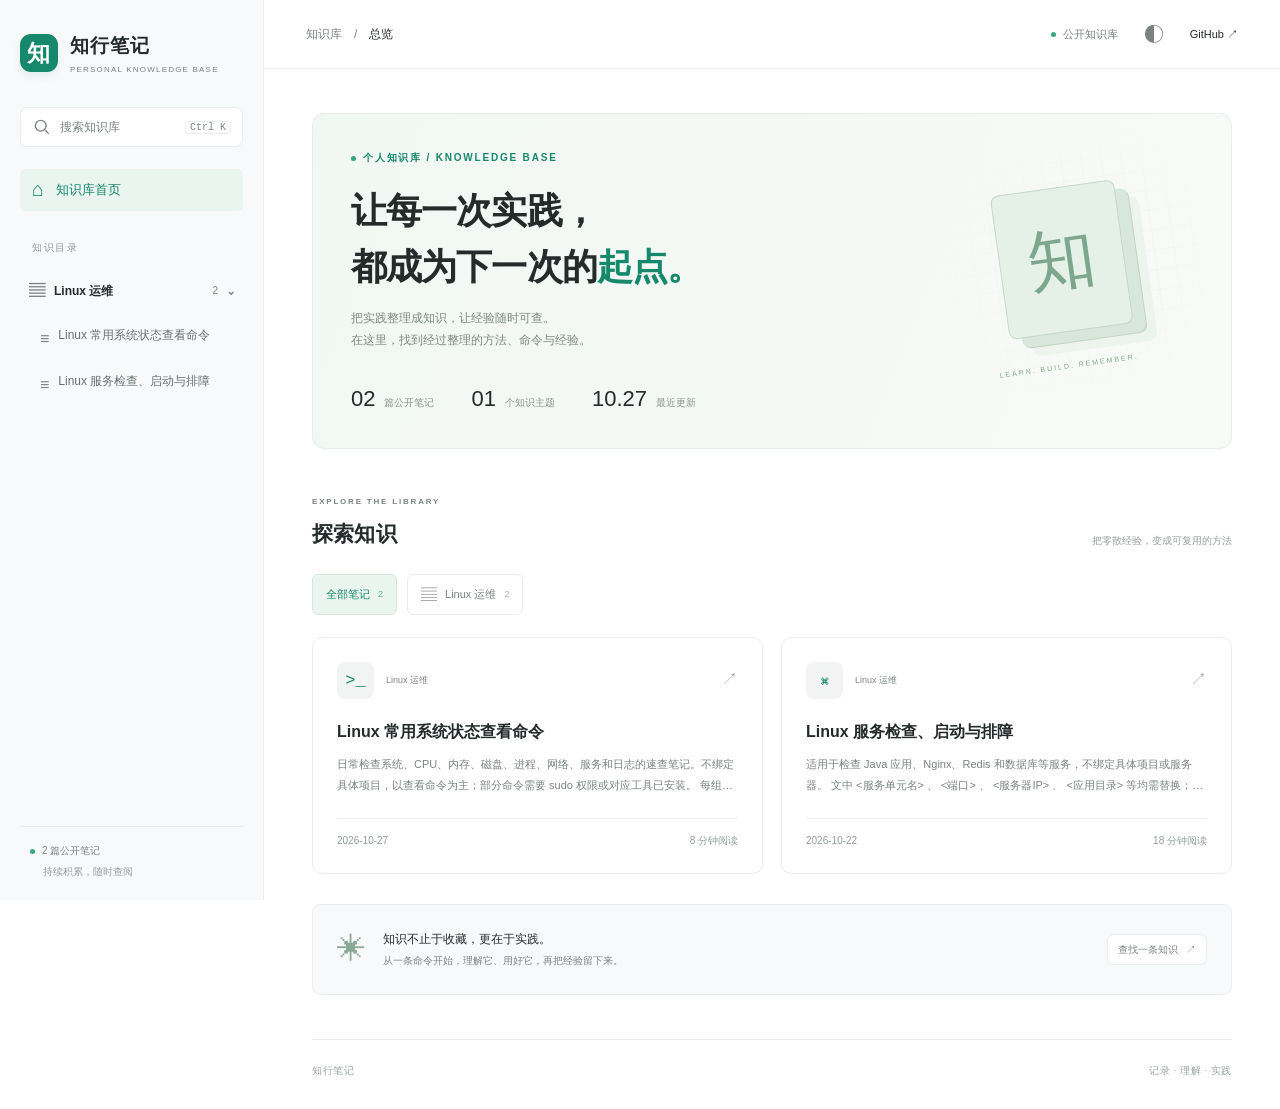
<file: index.html>
<!doctype html>
<html lang="zh-CN"><head><meta charset="utf-8"><meta name="viewport" content="width=device-width, initial-scale=1"><meta name="description" content="把实践整理成知识，让经验随时可查。"><meta name="color-scheme" content="light dark"><title>知行笔记</title><link rel="stylesheet" href="./assets/style.css"><script src="./assets/app.js" defer></script></head>
<body data-base="./"><a class="skip-link" href="#main">跳到正文</a>
<aside class="sidebar" id="sidebar"><a class="brand" href="./index.html"><span class="brand-mark">知</span><span>知行笔记<small>PERSONAL KNOWLEDGE BASE</small></span></a><button class="search-trigger" type="button"><svg viewBox="0 0 24 24" aria-hidden="true"><circle cx="10.5" cy="10.5" r="6.5"/><path d="m16 16 4 4"/></svg><span>搜索知识库</span><kbd>Ctrl K</kbd></button><nav aria-label="知识库目录"><a class="home-link active" href="./index.html"><span>⌂</span>知识库首页</a><div class="nav-label">知识目录</div><details class="nav-group" open><summary><span class="folder-icon">▤</span>Linux 运维<span class="group-count">2</span></summary><a class="nav-link" href="./articles/linux-system-status-commands.html"><span class="doc-icon">≡</span><span>Linux 常用系统状态查看命令</span></a><a class="nav-link" href="./articles/linux-service-check-start-troubleshooting.html"><span class="doc-icon">≡</span><span>Linux 服务检查、启动与排障</span></a></details></nav><div class="sidebar-footer"><span class="status-dot"></span>2 篇公开笔记<span>持续积累，随时查阅</span></div></aside><button class="mobile-backdrop" aria-label="关闭导航" hidden></button>
<div class="workspace"><header class="topbar"><div class="breadcrumb"><button class="menu-toggle icon-button" aria-label="打开导航" aria-expanded="false">☰</button><a href="./index.html">知识库</a><span>/</span><span>总览</span></div><div class="top-actions"><span class="public-label"><span class="status-dot"></span>公开知识库</span><button class="theme-toggle icon-button" aria-label="切换深浅主题" title="切换深浅主题">◐</button><a class="github-link" href="https://github.com/alcq77/knowledge-base-public" target="_blank" rel="noopener noreferrer">GitHub ↗</a></div></header>
<div class="content-layout home-layout"><main id="main"><section class="hero"><div class="eyebrow"><span class="status-dot"></span>个人知识库 / KNOWLEDGE BASE</div><h1>让每一次实践，<br>都成为下一次的<span>起点。</span></h1><p>把实践整理成知识，让经验随时可查。<br>在这里，找到经过整理的方法、命令与经验。</p><div class="hero-stats"><div><strong>02</strong><span>篇公开笔记</span></div><div><strong>01</strong><span>个知识主题</span></div><div><strong>10.27</strong><span>最近更新</span></div></div><div class="hero-decoration" aria-hidden="true"><div class="decor-grid"></div><span class="decor-book">知</span><span class="decor-label">LEARN. BUILD. REMEMBER.</span></div></section><section class="documents-section"><div class="section-heading"><div><span class="eyebrow">EXPLORE THE LIBRARY</span><h2>探索知识</h2></div><span class="section-note">把零散经验，变成可复用的方法</span></div><div class="category-bar"><button class="category-filter selected" data-category="">全部笔记 <span>2</span></button><button class="category-filter" data-category="Linux 运维"><span class="folder-icon">▤</span>Linux 运维<span>2</span></button></div><div class="document-grid"><a class="document-card" href="./articles/linux-system-status-commands.html"><div class="card-top"><span class="card-icon">>_</span><span class="category-pill">Linux 运维</span><span class="card-arrow">↗</span></div><h3>Linux 常用系统状态查看命令</h3><p>日常检查系统、CPU、内存、磁盘、进程、网络、服务和日志的速查笔记。不绑定具体项目，以查看命令为主；部分命令需要 sudo 权限或对应工具已安装。 每组命令下方附解释或示例。示例 IP 192.0.2.10 为文档专用地址，PID、服务名和</p><div class="card-footer"><time>2026-10-27</time><span>8 分钟阅读</span></div></a><a class="document-card" href="./articles/linux-service-check-start-troubleshooting.html"><div class="card-top"><span class="card-icon">⌘</span><span class="category-pill">Linux 运维</span><span class="card-arrow">↗</span></div><h3>Linux 服务检查、启动与排障</h3><p>适用于检查 Java 应用、Nginx、Redis 和数据库等服务，不绑定具体项目或服务器。 文中 &lt;服务单元名&gt; 、 &lt;端口&gt; 、 &lt;服务器IP&gt; 、 &lt;应用目录&gt; 等均需替换；包含占位符的命令不能原样执行。命令按用途分别选用，不需要从头</p><div class="card-footer"><time>2026-10-22</time><span>18 分钟阅读</span></div></a></div></section><section class="reading-note"><span class="reading-note-icon">✳</span><div><h3>知识不止于收藏，更在于实践。</h3><p>从一条命令开始，理解它、用好它，再把经验留下来。</p></div><button class="search-trigger" type="button">查找一条知识 <span>↗</span></button></section></main></div><footer class="page-footer">知行笔记<span>记录 · 理解 · 实践</span></footer></div>
<dialog id="search-dialog" aria-labelledby="search-title"><div class="search-header"><svg viewBox="0 0 24 24" aria-hidden="true"><circle cx="10.5" cy="10.5" r="6.5"/><path d="m16 16 4 4"/></svg><label id="search-title" class="sr-only" for="search-input">搜索公开文档</label><input id="search-input" type="search" placeholder="搜索标题、命令或正文…" autocomplete="off"><button class="close-search" aria-label="关闭搜索">Esc</button></div><div id="search-results" aria-live="polite"><p class="search-empty">输入关键词，查找笔记中的知识。</p></div><div class="search-footer">只搜索已公开的文档<span>Enter 打开首条结果 · Esc 关闭</span></div></dialog><div class="toast" role="status" aria-live="polite"></div></body></html>
</file>
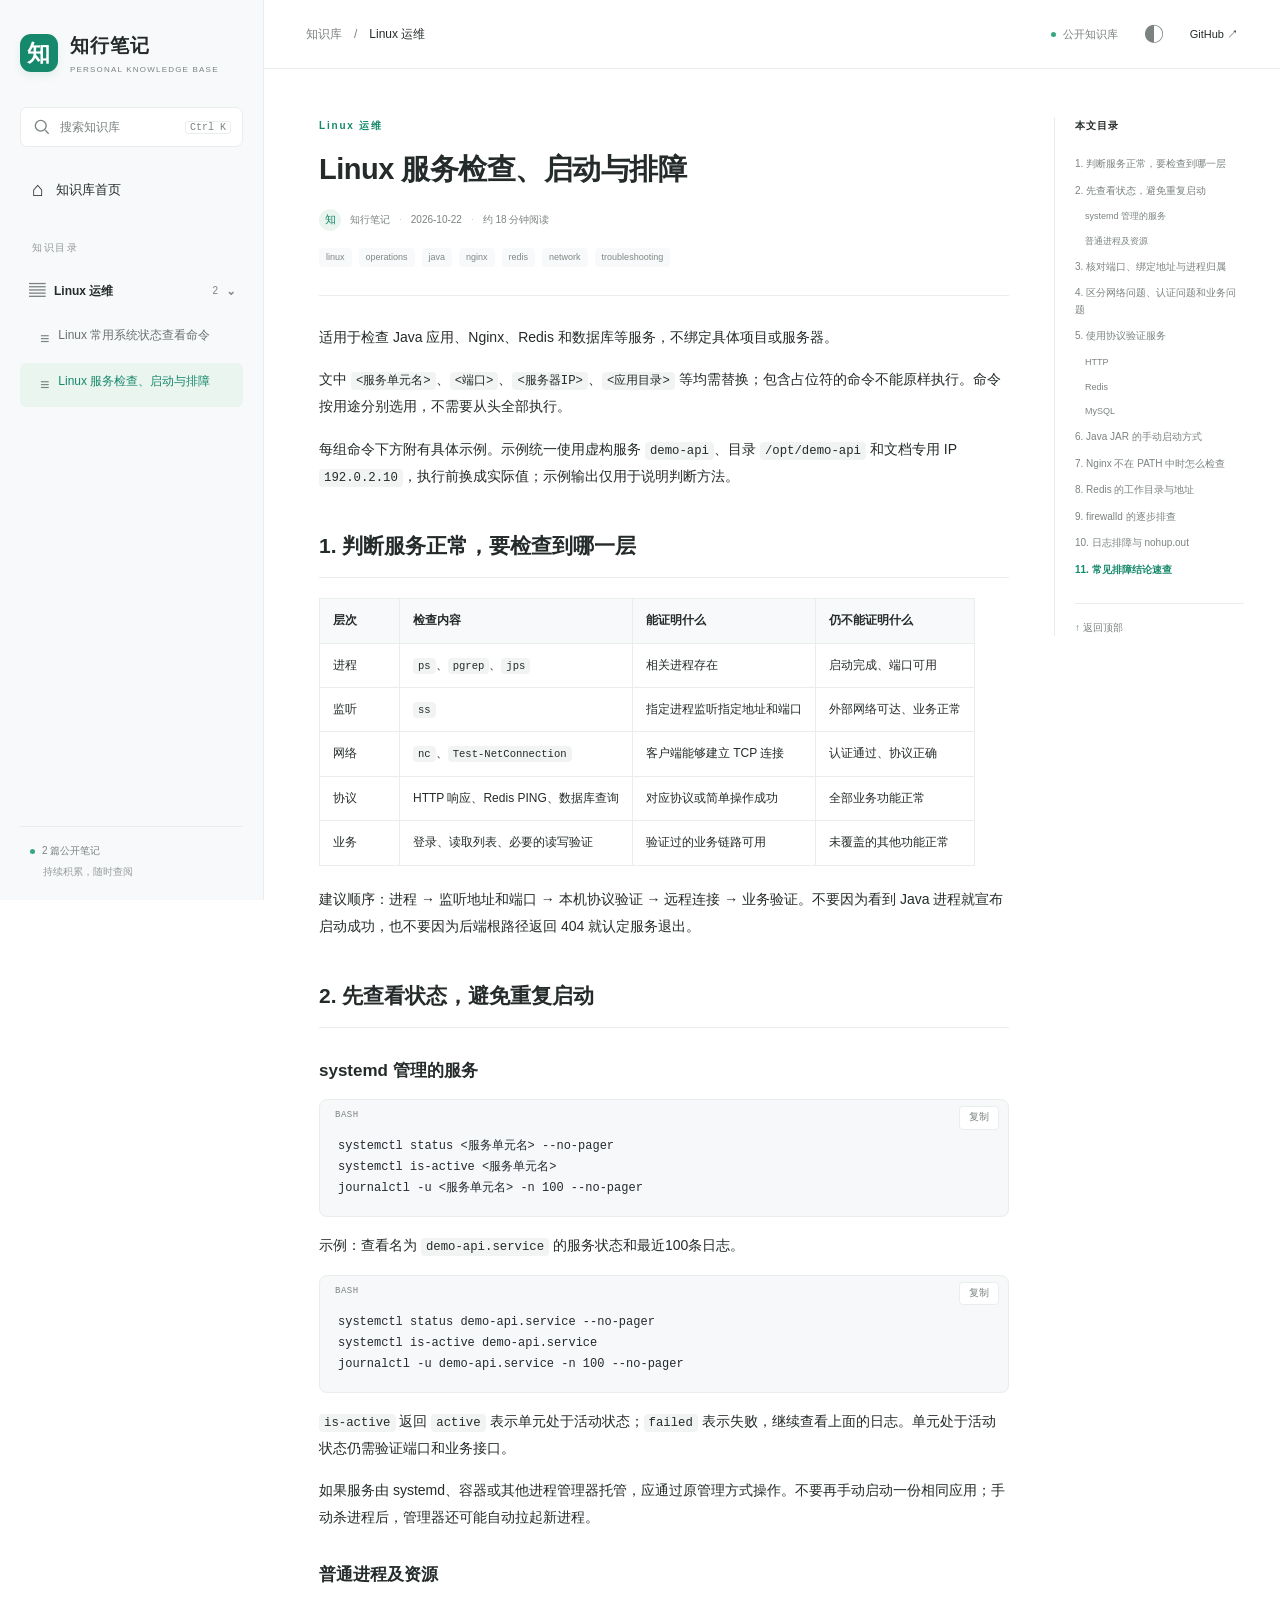
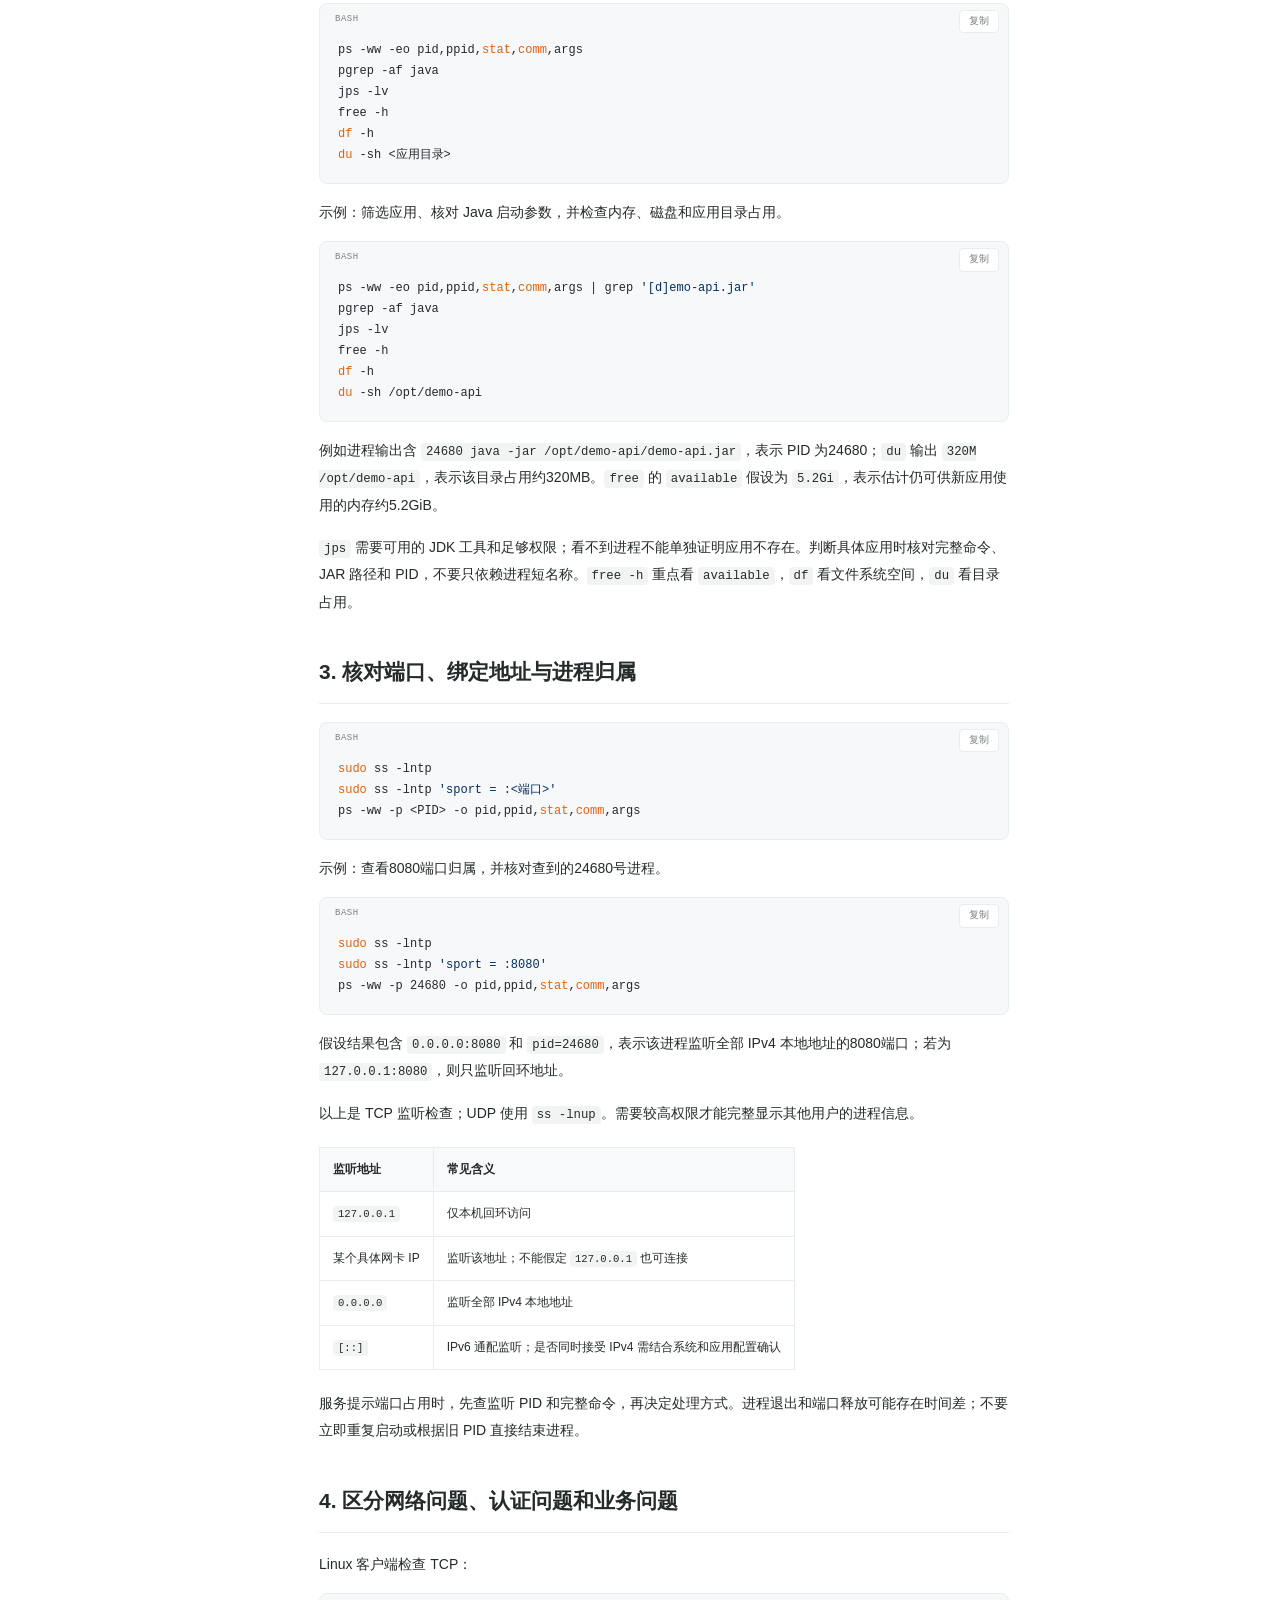
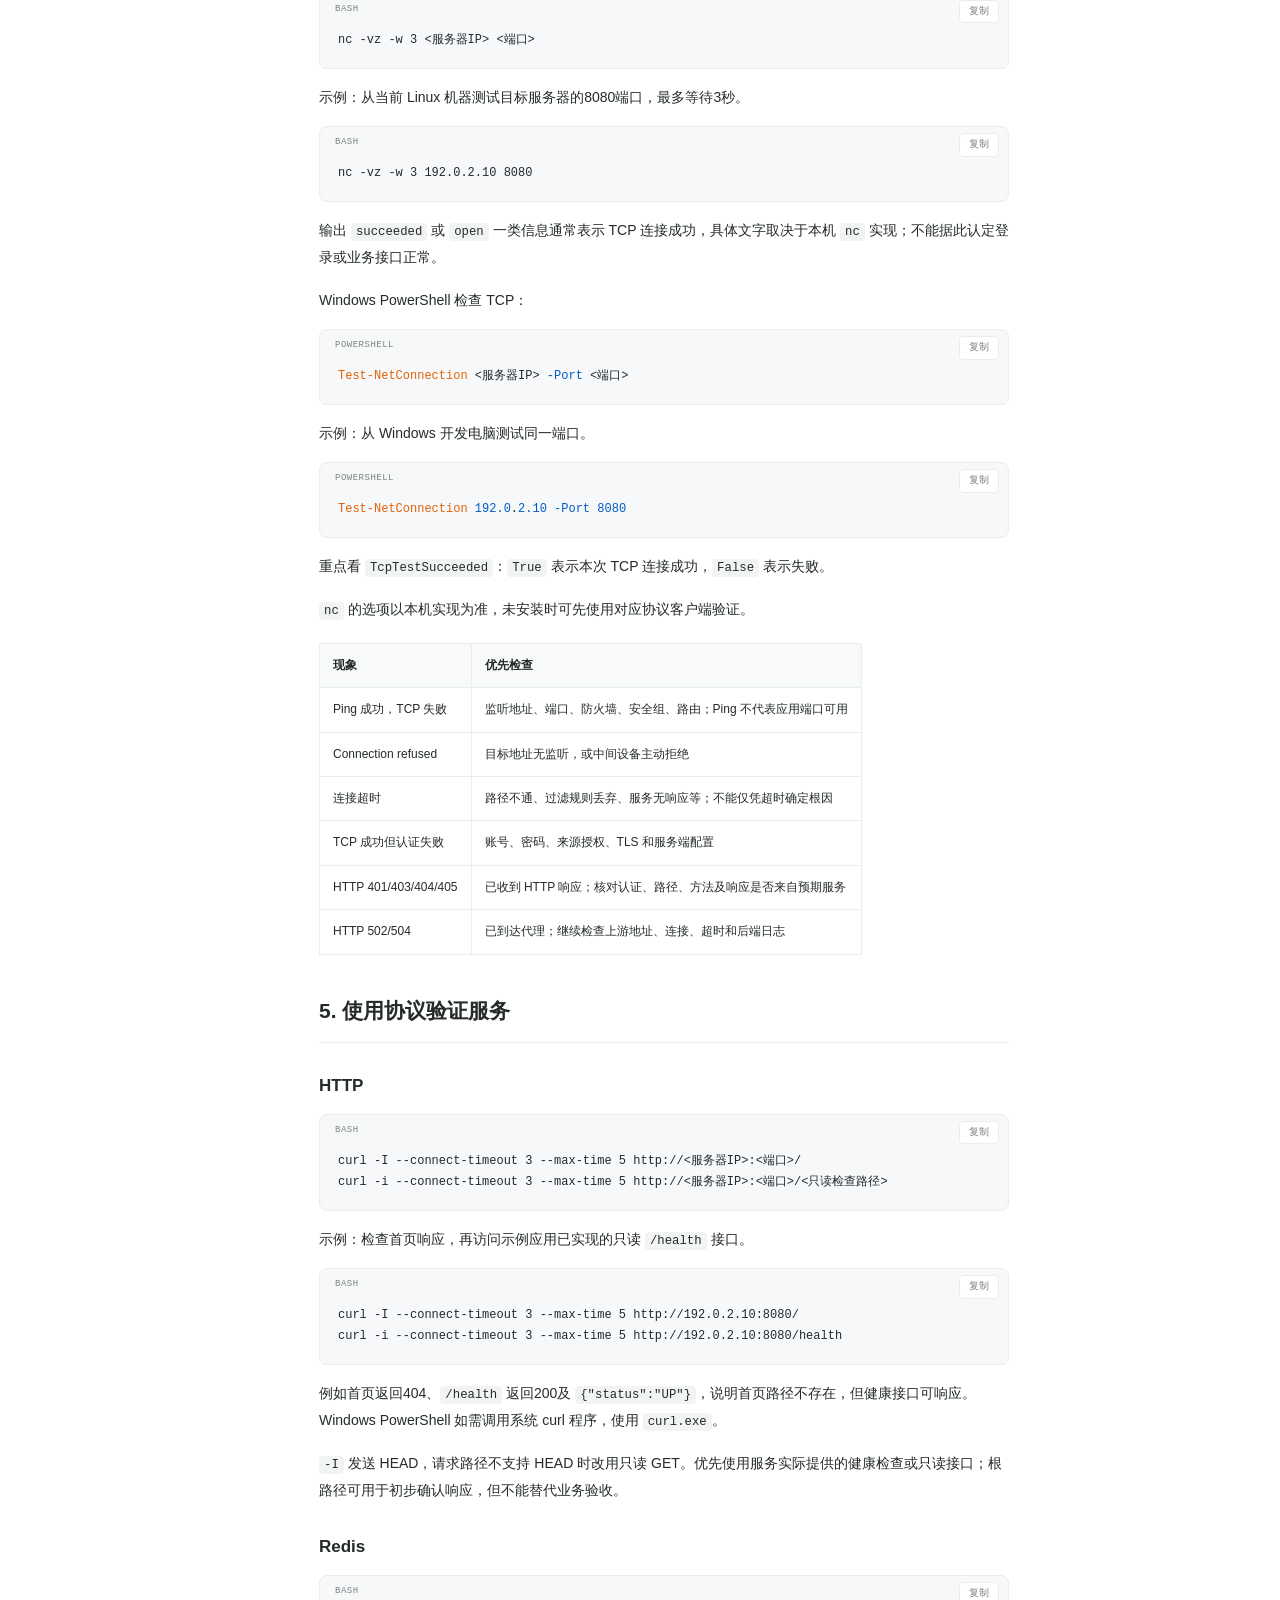
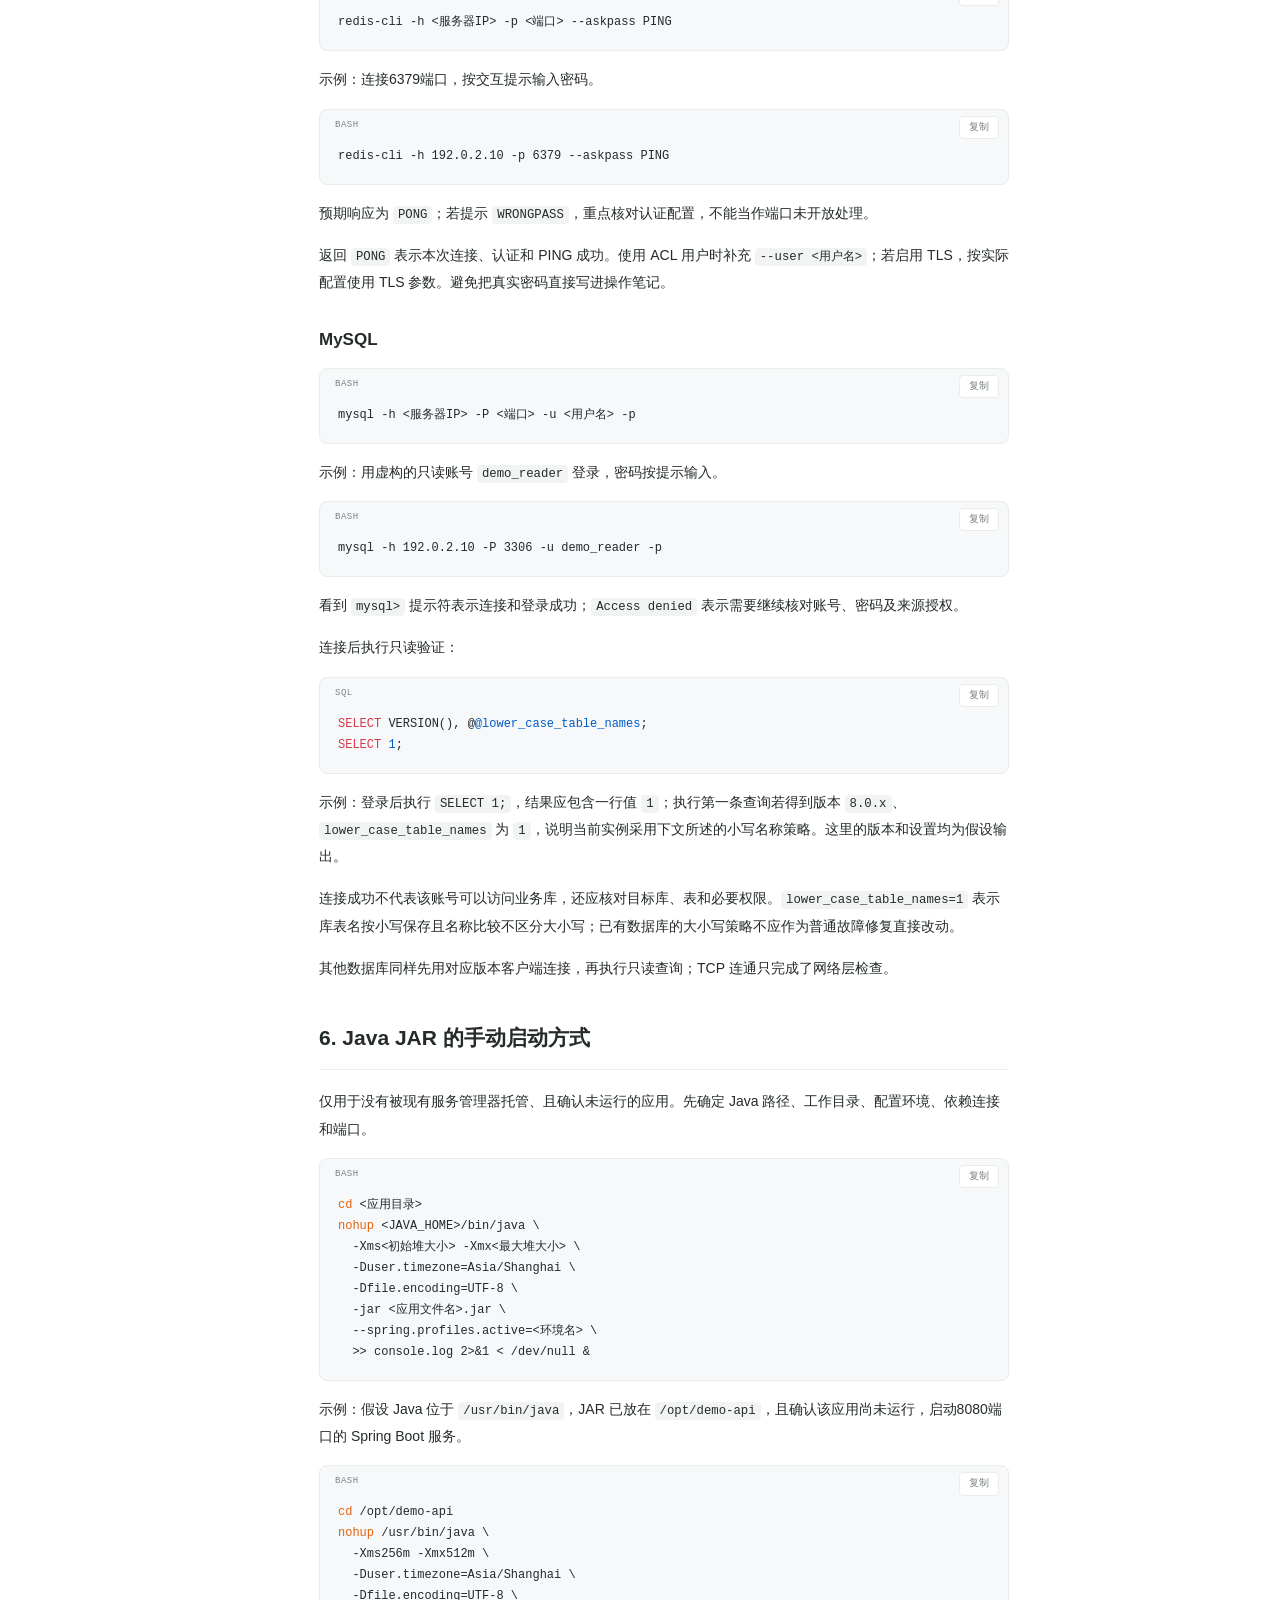
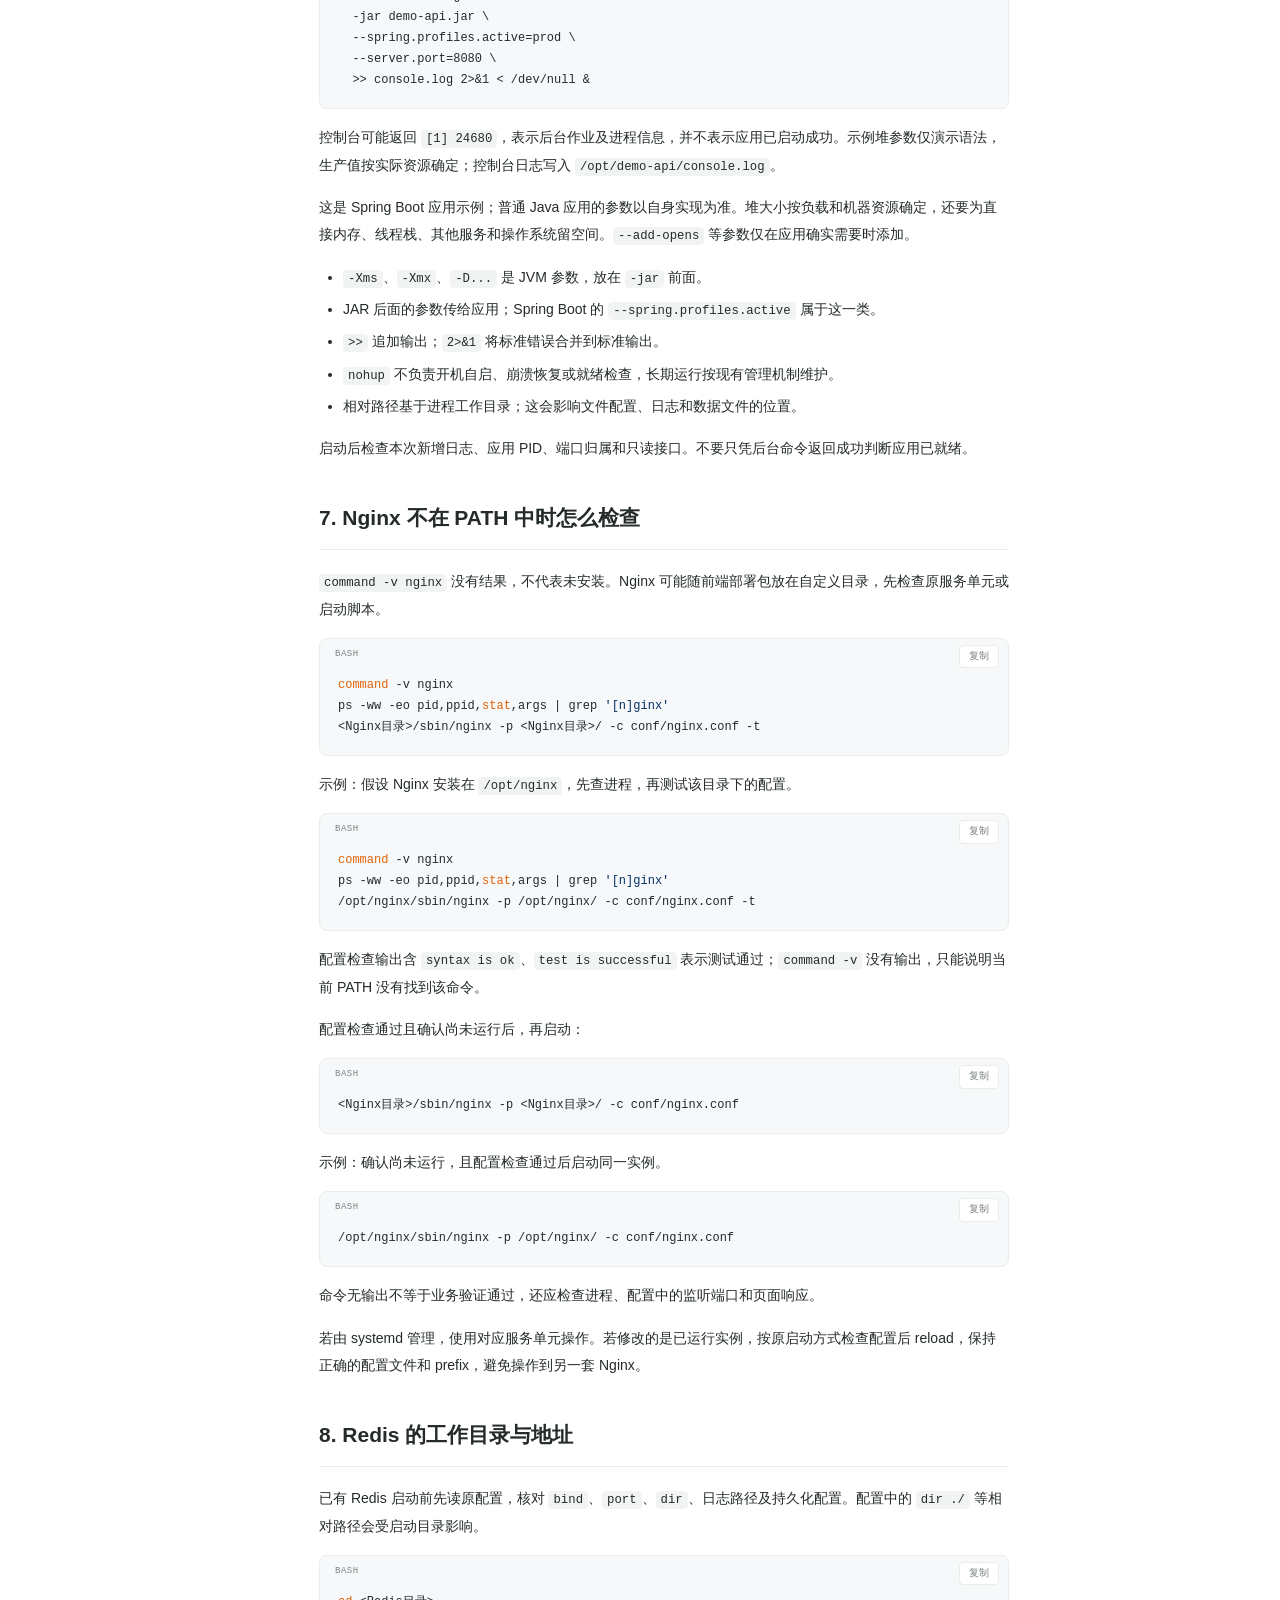
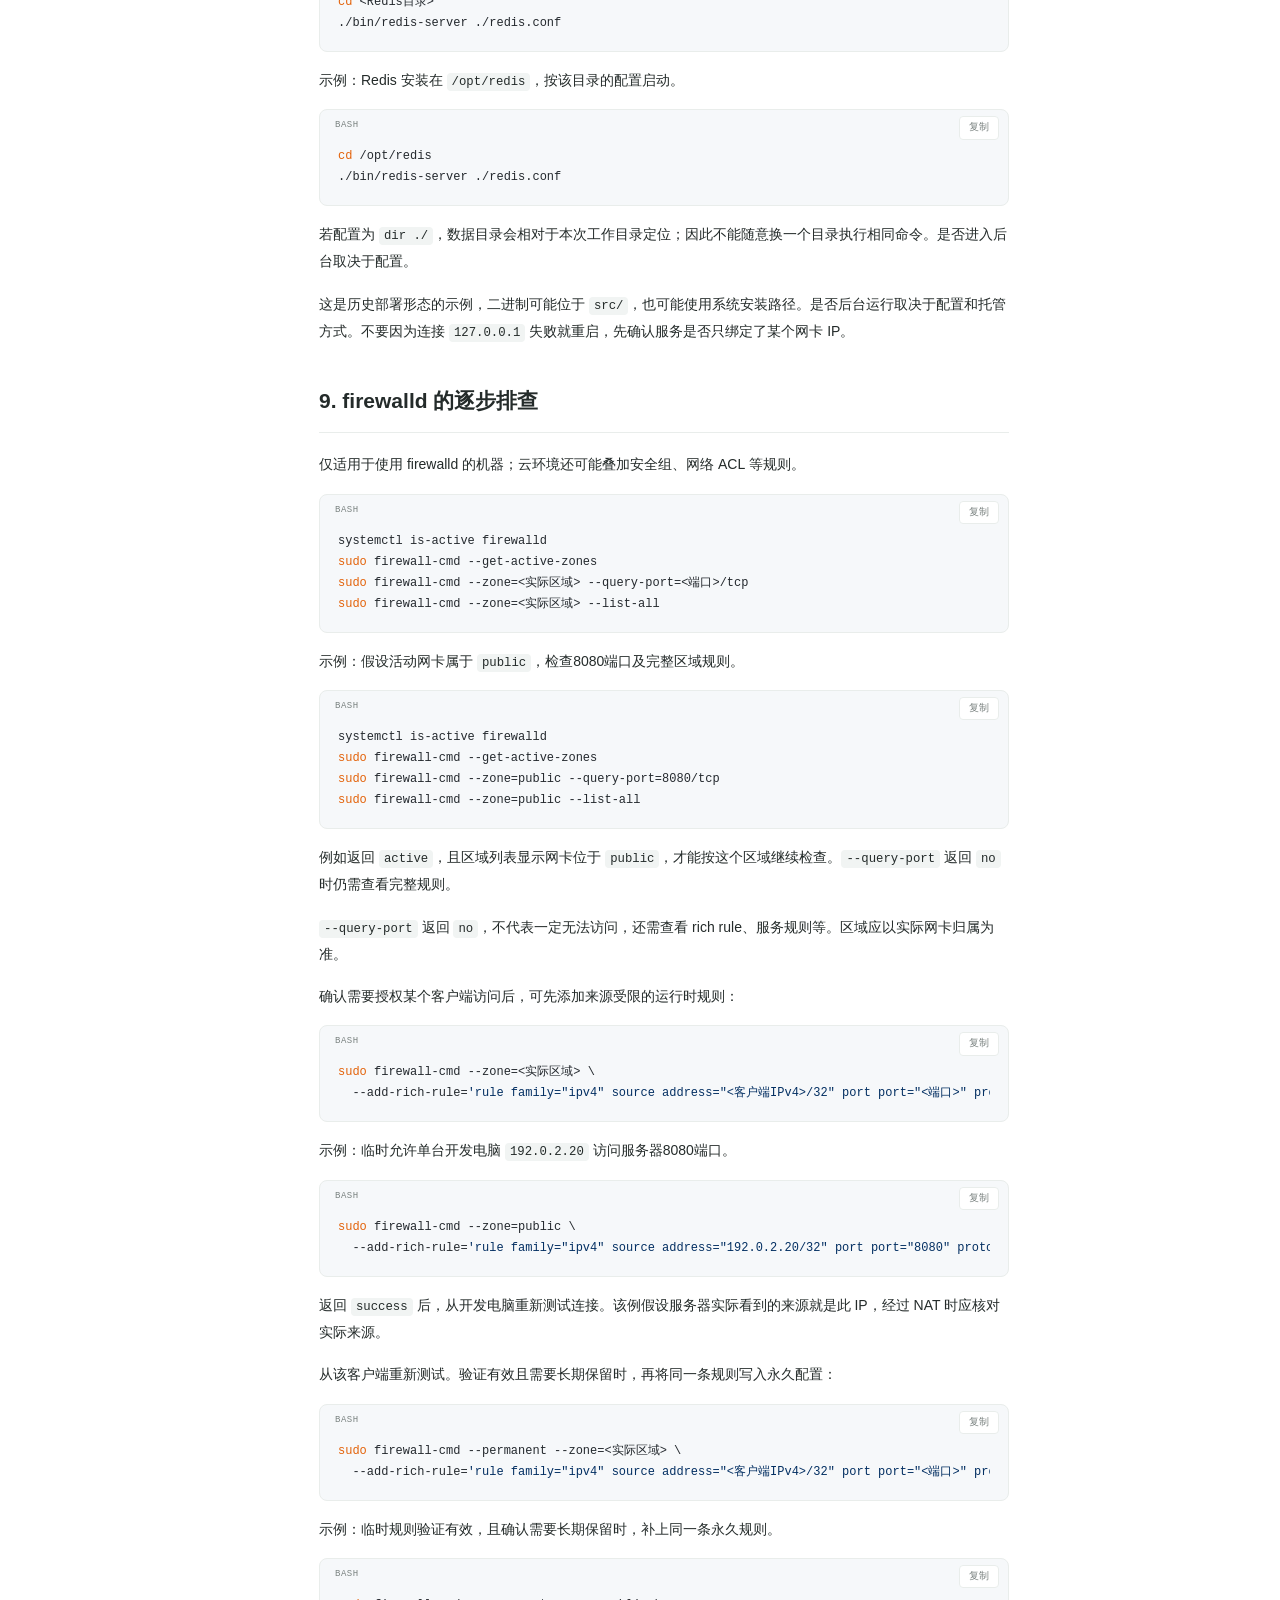
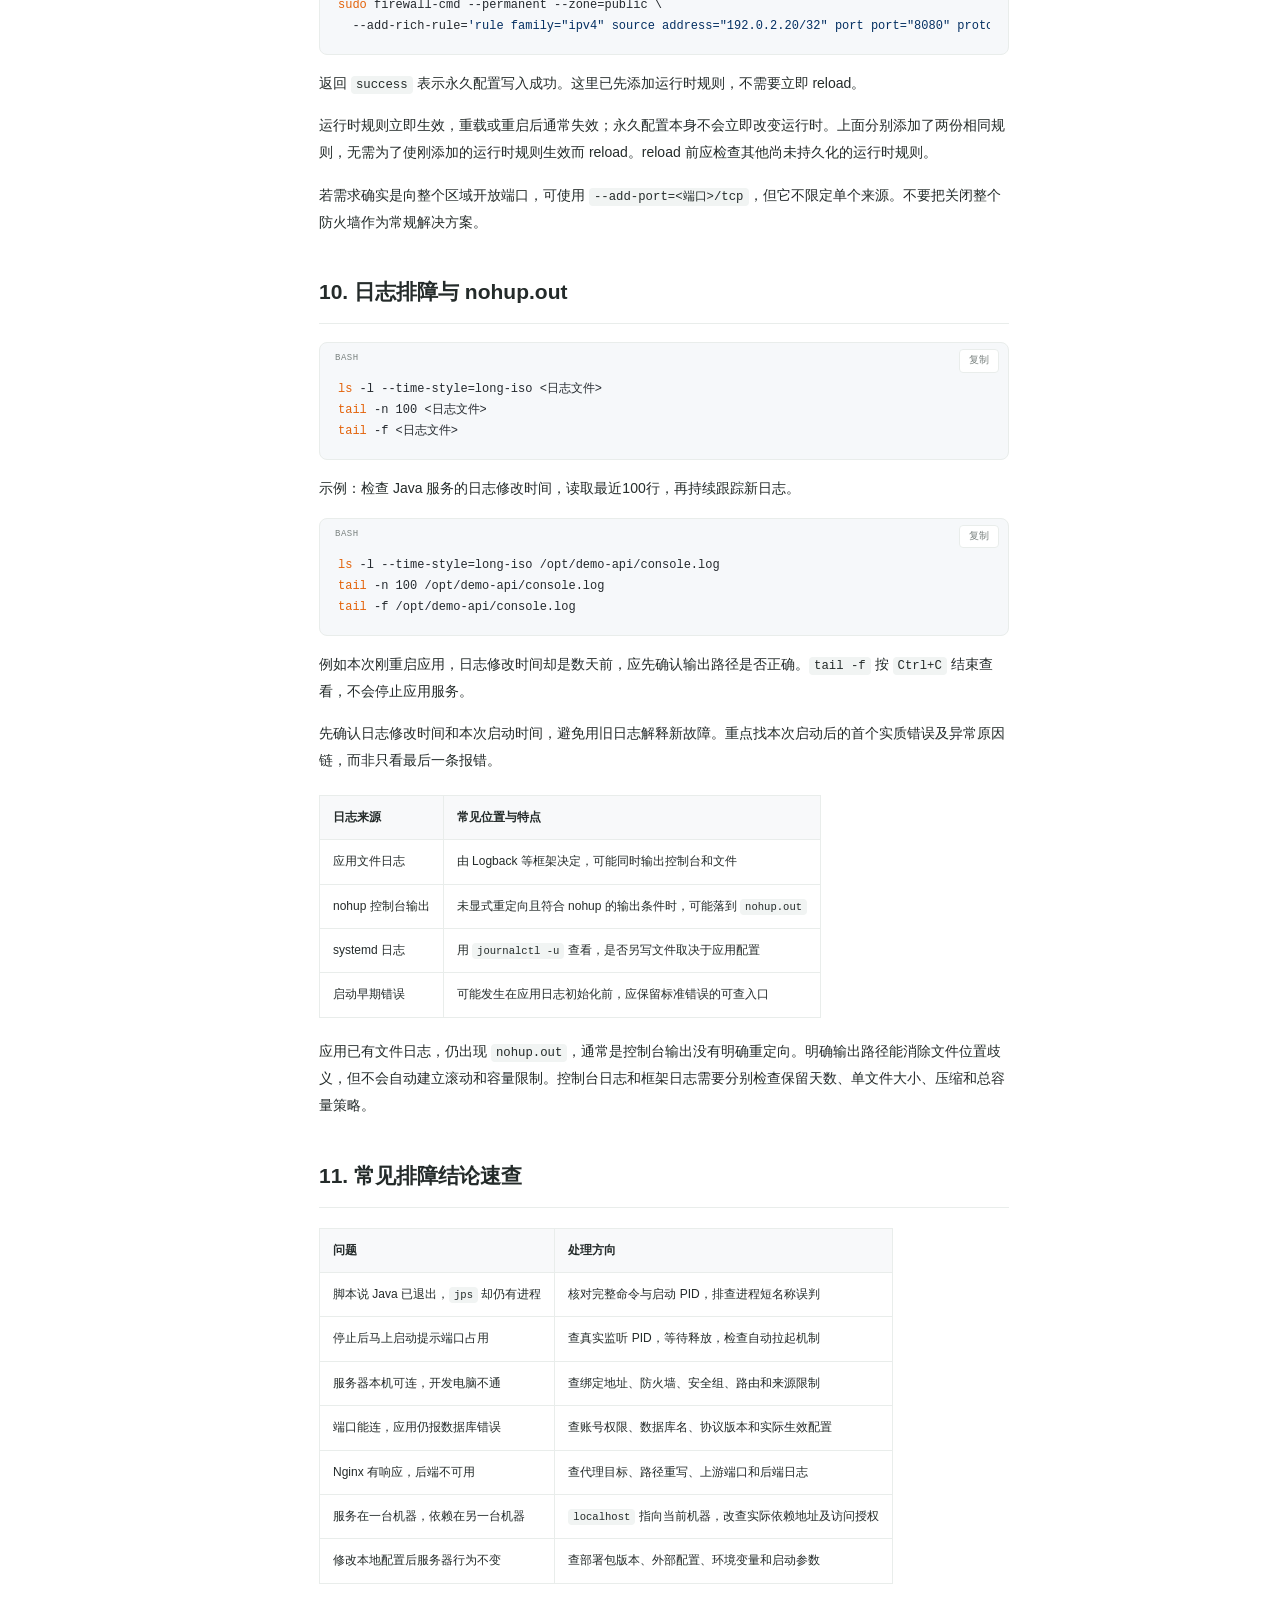
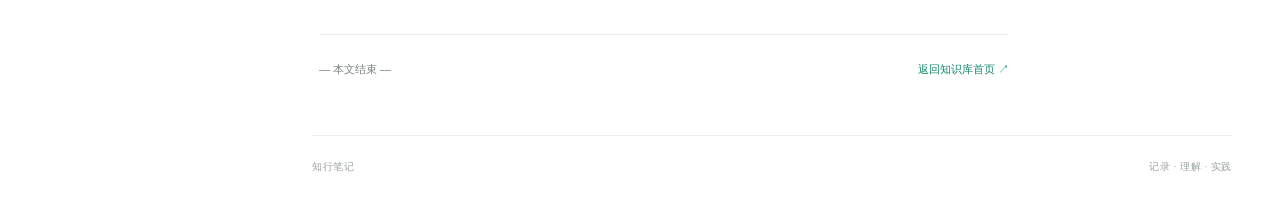
<file: articles/linux-service-check-start-troubleshooting.html>
<!doctype html>
<html lang="zh-CN"><head><meta charset="utf-8"><meta name="viewport" content="width=device-width, initial-scale=1"><meta name="description" content="适用于检查 Java 应用、Nginx、Redis 和数据库等服务，不绑定具体项目或服务器。 文中 &lt;服务单元名&gt; 、 &lt;端口&gt; 、 &lt;服务器IP&gt; 、 &lt;应用目录&gt; 等均需替换；包含占位符的命令不能原样执行。命令按用途分别选用，不需要从头"><meta name="color-scheme" content="light dark"><title>Linux 服务检查、启动与排障 · 知行笔记</title><link rel="stylesheet" href="../assets/style.css"><script src="../assets/app.js" defer></script></head>
<body data-base="../"><a class="skip-link" href="#main">跳到正文</a>
<aside class="sidebar" id="sidebar"><a class="brand" href="../index.html"><span class="brand-mark">知</span><span>知行笔记<small>PERSONAL KNOWLEDGE BASE</small></span></a><button class="search-trigger" type="button"><svg viewBox="0 0 24 24" aria-hidden="true"><circle cx="10.5" cy="10.5" r="6.5"/><path d="m16 16 4 4"/></svg><span>搜索知识库</span><kbd>Ctrl K</kbd></button><nav aria-label="知识库目录"><a class="home-link" href="../index.html"><span>⌂</span>知识库首页</a><div class="nav-label">知识目录</div><details class="nav-group" open><summary><span class="folder-icon">▤</span>Linux 运维<span class="group-count">2</span></summary><a class="nav-link" href="../articles/linux-system-status-commands.html"><span class="doc-icon">≡</span><span>Linux 常用系统状态查看命令</span></a><a class="nav-link active" href="../articles/linux-service-check-start-troubleshooting.html" aria-current="page"><span class="doc-icon">≡</span><span>Linux 服务检查、启动与排障</span></a></details></nav><div class="sidebar-footer"><span class="status-dot"></span>2 篇公开笔记<span>持续积累，随时查阅</span></div></aside><button class="mobile-backdrop" aria-label="关闭导航" hidden></button>
<div class="workspace"><header class="topbar"><div class="breadcrumb"><button class="menu-toggle icon-button" aria-label="打开导航" aria-expanded="false">☰</button><a href="../index.html">知识库</a><span>/</span><span>Linux 运维</span></div><div class="top-actions"><span class="public-label"><span class="status-dot"></span>公开知识库</span><button class="theme-toggle icon-button" aria-label="切换深浅主题" title="切换深浅主题">◐</button><a class="github-link" href="https://github.com/alcq77/knowledge-base-public" target="_blank" rel="noopener noreferrer">GitHub ↗</a></div></header>
<div class="content-layout"><main id="main"><div class="article-head"><div class="eyebrow">Linux 运维</div><h1>Linux 服务检查、启动与排障</h1><div class="article-meta"><span class="author-avatar">知</span><span>知行笔记</span><span class="meta-dot">·</span><time>2026-10-22</time><span class="meta-dot">·</span><span>约 18 分钟阅读</span></div><div class="tag-row"><span class="tag">linux</span><span class="tag">operations</span><span class="tag">java</span><span class="tag">nginx</span><span class="tag">redis</span><span class="tag">network</span><span class="tag">troubleshooting</span></div></div><article class="markdown-body"><p>适用于检查 Java 应用、Nginx、Redis 和数据库等服务，不绑定具体项目或服务器。</p>
<p>文中 <code>&lt;服务单元名&gt;</code>、<code>&lt;端口&gt;</code>、<code>&lt;服务器IP&gt;</code>、<code>&lt;应用目录&gt;</code> 等均需替换；包含占位符的命令不能原样执行。命令按用途分别选用，不需要从头全部执行。</p>
<p>每组命令下方附有具体示例。示例统一使用虚构服务 <code>demo-api</code>、目录 <code>/opt/demo-api</code> 和文档专用 IP <code>192.0.2.10</code>，执行前换成实际值；示例输出仅用于说明判断方法。</p>
<h2 id="1-判断服务正常要检查到哪一层">1. 判断服务正常，要检查到哪一层</h2>
<table>
<thead>
<tr>
<th>层次</th>
<th>检查内容</th>
<th>能证明什么</th>
<th>仍不能证明什么</th>
</tr>
</thead>
<tbody>
<tr>
<td>进程</td>
<td><code>ps</code>、<code>pgrep</code>、<code>jps</code></td>
<td>相关进程存在</td>
<td>启动完成、端口可用</td>
</tr>
<tr>
<td>监听</td>
<td><code>ss</code></td>
<td>指定进程监听指定地址和端口</td>
<td>外部网络可达、业务正常</td>
</tr>
<tr>
<td>网络</td>
<td><code>nc</code>、<code>Test-NetConnection</code></td>
<td>客户端能够建立 TCP 连接</td>
<td>认证通过、协议正确</td>
</tr>
<tr>
<td>协议</td>
<td>HTTP 响应、Redis PING、数据库查询</td>
<td>对应协议或简单操作成功</td>
<td>全部业务功能正常</td>
</tr>
<tr>
<td>业务</td>
<td>登录、读取列表、必要的读写验证</td>
<td>验证过的业务链路可用</td>
<td>未覆盖的其他功能正常</td>
</tr>
</tbody>
</table>
<p>建议顺序：进程 → 监听地址和端口 → 本机协议验证 → 远程连接 → 业务验证。不要因为看到 Java 进程就宣布启动成功，也不要因为后端根路径返回 404 就认定服务退出。</p>
<h2 id="2-先查看状态避免重复启动">2. 先查看状态，避免重复启动</h2>
<h3 id="systemd-管理的服务">systemd 管理的服务</h3>
<pre><code class="hljs language-bash">systemctl status &lt;服务单元名&gt; --no-pager
systemctl is-active &lt;服务单元名&gt;
journalctl -u &lt;服务单元名&gt; -n 100 --no-pager
</code></pre>
<p>示例：查看名为 <code>demo-api.service</code> 的服务状态和最近100条日志。</p>
<pre><code class="hljs language-bash">systemctl status demo-api.service --no-pager
systemctl is-active demo-api.service
journalctl -u demo-api.service -n 100 --no-pager
</code></pre>
<p><code>is-active</code> 返回 <code>active</code> 表示单元处于活动状态；<code>failed</code> 表示失败，继续查看上面的日志。单元处于活动状态仍需验证端口和业务接口。</p>
<p>如果服务由 systemd、容器或其他进程管理器托管，应通过原管理方式操作。不要再手动启动一份相同应用；手动杀进程后，管理器还可能自动拉起新进程。</p>
<h3 id="普通进程及资源">普通进程及资源</h3>
<pre><code class="hljs language-bash">ps -ww -eo pid,ppid,<span class="hljs-built_in">stat</span>,<span class="hljs-built_in">comm</span>,args
pgrep -af java
jps -lv
free -h
<span class="hljs-built_in">df</span> -h
<span class="hljs-built_in">du</span> -sh &lt;应用目录&gt;
</code></pre>
<p>示例：筛选应用、核对 Java 启动参数，并检查内存、磁盘和应用目录占用。</p>
<pre><code class="hljs language-bash">ps -ww -eo pid,ppid,<span class="hljs-built_in">stat</span>,<span class="hljs-built_in">comm</span>,args | grep <span class="hljs-string">&#x27;[d]emo-api.jar&#x27;</span>
pgrep -af java
jps -lv
free -h
<span class="hljs-built_in">df</span> -h
<span class="hljs-built_in">du</span> -sh /opt/demo-api
</code></pre>
<p>例如进程输出含 <code>24680 java -jar /opt/demo-api/demo-api.jar</code>，表示 PID 为24680；<code>du</code> 输出 <code>320M /opt/demo-api</code>，表示该目录占用约320MB。<code>free</code> 的 <code>available</code> 假设为 <code>5.2Gi</code>，表示估计仍可供新应用使用的内存约5.2GiB。</p>
<p><code>jps</code> 需要可用的 JDK 工具和足够权限；看不到进程不能单独证明应用不存在。判断具体应用时核对完整命令、JAR 路径和 PID，不要只依赖进程短名称。<code>free -h</code> 重点看 <code>available</code>，<code>df</code> 看文件系统空间，<code>du</code> 看目录占用。</p>
<h2 id="3-核对端口绑定地址与进程归属">3. 核对端口、绑定地址与进程归属</h2>
<pre><code class="hljs language-bash"><span class="hljs-built_in">sudo</span> ss -lntp
<span class="hljs-built_in">sudo</span> ss -lntp <span class="hljs-string">&#x27;sport = :&lt;端口&gt;&#x27;</span>
ps -ww -p &lt;PID&gt; -o pid,ppid,<span class="hljs-built_in">stat</span>,<span class="hljs-built_in">comm</span>,args
</code></pre>
<p>示例：查看8080端口归属，并核对查到的24680号进程。</p>
<pre><code class="hljs language-bash"><span class="hljs-built_in">sudo</span> ss -lntp
<span class="hljs-built_in">sudo</span> ss -lntp <span class="hljs-string">&#x27;sport = :8080&#x27;</span>
ps -ww -p 24680 -o pid,ppid,<span class="hljs-built_in">stat</span>,<span class="hljs-built_in">comm</span>,args
</code></pre>
<p>假设结果包含 <code>0.0.0.0:8080</code> 和 <code>pid=24680</code>，表示该进程监听全部 IPv4 本地地址的8080端口；若为 <code>127.0.0.1:8080</code>，则只监听回环地址。</p>
<p>以上是 TCP 监听检查；UDP 使用 <code>ss -lnup</code>。需要较高权限才能完整显示其他用户的进程信息。</p>
<table>
<thead>
<tr>
<th>监听地址</th>
<th>常见含义</th>
</tr>
</thead>
<tbody>
<tr>
<td><code>127.0.0.1</code></td>
<td>仅本机回环访问</td>
</tr>
<tr>
<td>某个具体网卡 IP</td>
<td>监听该地址；不能假定 <code>127.0.0.1</code> 也可连接</td>
</tr>
<tr>
<td><code>0.0.0.0</code></td>
<td>监听全部 IPv4 本地地址</td>
</tr>
<tr>
<td><code>[::]</code></td>
<td>IPv6 通配监听；是否同时接受 IPv4 需结合系统和应用配置确认</td>
</tr>
</tbody>
</table>
<p>服务提示端口占用时，先查监听 PID 和完整命令，再决定处理方式。进程退出和端口释放可能存在时间差；不要立即重复启动或根据旧 PID 直接结束进程。</p>
<h2 id="4-区分网络问题认证问题和业务问题">4. 区分网络问题、认证问题和业务问题</h2>
<p>Linux 客户端检查 TCP：</p>
<pre><code class="hljs language-bash">nc -vz -w 3 &lt;服务器IP&gt; &lt;端口&gt;
</code></pre>
<p>示例：从当前 Linux 机器测试目标服务器的8080端口，最多等待3秒。</p>
<pre><code class="hljs language-bash">nc -vz -w 3 192.0.2.10 8080
</code></pre>
<p>输出 <code>succeeded</code> 或 <code>open</code> 一类信息通常表示 TCP 连接成功，具体文字取决于本机 <code>nc</code> 实现；不能据此认定登录或业务接口正常。</p>
<p>Windows PowerShell 检查 TCP：</p>
<pre><code class="hljs language-powershell"><span class="hljs-built_in">Test-NetConnection</span> &lt;服务器IP&gt; <span class="hljs-literal">-Port</span> &lt;端口&gt;
</code></pre>
<p>示例：从 Windows 开发电脑测试同一端口。</p>
<pre><code class="hljs language-powershell"><span class="hljs-built_in">Test-NetConnection</span> <span class="hljs-number">192.0</span>.<span class="hljs-number">2.10</span> <span class="hljs-literal">-Port</span> <span class="hljs-number">8080</span>
</code></pre>
<p>重点看 <code>TcpTestSucceeded</code>：<code>True</code> 表示本次 TCP 连接成功，<code>False</code> 表示失败。</p>
<p><code>nc</code> 的选项以本机实现为准，未安装时可先使用对应协议客户端验证。</p>
<table>
<thead>
<tr>
<th>现象</th>
<th>优先检查</th>
</tr>
</thead>
<tbody>
<tr>
<td>Ping 成功，TCP 失败</td>
<td>监听地址、端口、防火墙、安全组、路由；Ping 不代表应用端口可用</td>
</tr>
<tr>
<td>Connection refused</td>
<td>目标地址无监听，或中间设备主动拒绝</td>
</tr>
<tr>
<td>连接超时</td>
<td>路径不通、过滤规则丢弃、服务无响应等；不能仅凭超时确定根因</td>
</tr>
<tr>
<td>TCP 成功但认证失败</td>
<td>账号、密码、来源授权、TLS 和服务端配置</td>
</tr>
<tr>
<td>HTTP 401/403/404/405</td>
<td>已收到 HTTP 响应；核对认证、路径、方法及响应是否来自预期服务</td>
</tr>
<tr>
<td>HTTP 502/504</td>
<td>已到达代理；继续检查上游地址、连接、超时和后端日志</td>
</tr>
</tbody>
</table>
<h2 id="5-使用协议验证服务">5. 使用协议验证服务</h2>
<h3 id="http">HTTP</h3>
<pre><code class="hljs language-bash">curl -I --connect-timeout 3 --max-time 5 http://&lt;服务器IP&gt;:&lt;端口&gt;/
curl -i --connect-timeout 3 --max-time 5 http://&lt;服务器IP&gt;:&lt;端口&gt;/&lt;只读检查路径&gt;
</code></pre>
<p>示例：检查首页响应，再访问示例应用已实现的只读 <code>/health</code> 接口。</p>
<pre><code class="hljs language-bash">curl -I --connect-timeout 3 --max-time 5 http://192.0.2.10:8080/
curl -i --connect-timeout 3 --max-time 5 http://192.0.2.10:8080/health
</code></pre>
<p>例如首页返回404、<code>/health</code> 返回200及 <code>{&quot;status&quot;:&quot;UP&quot;}</code>，说明首页路径不存在，但健康接口可响应。Windows PowerShell 如需调用系统 curl 程序，使用 <code>curl.exe</code>。</p>
<p><code>-I</code> 发送 HEAD，请求路径不支持 HEAD 时改用只读 GET。优先使用服务实际提供的健康检查或只读接口；根路径可用于初步确认响应，但不能替代业务验收。</p>
<h3 id="redis">Redis</h3>
<pre><code class="hljs language-bash">redis-cli -h &lt;服务器IP&gt; -p &lt;端口&gt; --askpass PING
</code></pre>
<p>示例：连接6379端口，按交互提示输入密码。</p>
<pre><code class="hljs language-bash">redis-cli -h 192.0.2.10 -p 6379 --askpass PING
</code></pre>
<p>预期响应为 <code>PONG</code>；若提示 <code>WRONGPASS</code>，重点核对认证配置，不能当作端口未开放处理。</p>
<p>返回 <code>PONG</code> 表示本次连接、认证和 PING 成功。使用 ACL 用户时补充 <code>--user &lt;用户名&gt;</code>；若启用 TLS，按实际配置使用 TLS 参数。避免把真实密码直接写进操作笔记。</p>
<h3 id="mysql">MySQL</h3>
<pre><code class="hljs language-bash">mysql -h &lt;服务器IP&gt; -P &lt;端口&gt; -u &lt;用户名&gt; -p
</code></pre>
<p>示例：用虚构的只读账号 <code>demo_reader</code> 登录，密码按提示输入。</p>
<pre><code class="hljs language-bash">mysql -h 192.0.2.10 -P 3306 -u demo_reader -p
</code></pre>
<p>看到 <code>mysql&gt;</code> 提示符表示连接和登录成功；<code>Access denied</code> 表示需要继续核对账号、密码及来源授权。</p>
<p>连接后执行只读验证：</p>
<pre><code class="hljs language-sql"><span class="hljs-keyword">SELECT</span> VERSION(), @<span class="hljs-variable">@lower_case_table_names</span>;
<span class="hljs-keyword">SELECT</span> <span class="hljs-number">1</span>;
</code></pre>
<p>示例：登录后执行 <code>SELECT 1;</code>，结果应包含一行值 <code>1</code>；执行第一条查询若得到版本 <code>8.0.x</code>、<code>lower_case_table_names</code> 为 <code>1</code>，说明当前实例采用下文所述的小写名称策略。这里的版本和设置均为假设输出。</p>
<p>连接成功不代表该账号可以访问业务库，还应核对目标库、表和必要权限。<code>lower_case_table_names=1</code> 表示库表名按小写保存且名称比较不区分大小写；已有数据库的大小写策略不应作为普通故障修复直接改动。</p>
<p>其他数据库同样先用对应版本客户端连接，再执行只读查询；TCP 连通只完成了网络层检查。</p>
<h2 id="6-java-jar-的手动启动方式">6. Java JAR 的手动启动方式</h2>
<p>仅用于没有被现有服务管理器托管、且确认未运行的应用。先确定 Java 路径、工作目录、配置环境、依赖连接和端口。</p>
<pre><code class="hljs language-bash"><span class="hljs-built_in">cd</span> &lt;应用目录&gt;
<span class="hljs-built_in">nohup</span> &lt;JAVA_HOME&gt;/bin/java \
  -Xms&lt;初始堆大小&gt; -Xmx&lt;最大堆大小&gt; \
  -Duser.timezone=Asia/Shanghai \
  -Dfile.encoding=UTF-8 \
  -jar &lt;应用文件名&gt;.jar \
  --spring.profiles.active=&lt;环境名&gt; \
  &gt;&gt; console.log 2&gt;&amp;1 &lt; /dev/null &amp;
</code></pre>
<p>示例：假设 Java 位于 <code>/usr/bin/java</code>，JAR 已放在 <code>/opt/demo-api</code>，且确认该应用尚未运行，启动8080端口的 Spring Boot 服务。</p>
<pre><code class="hljs language-bash"><span class="hljs-built_in">cd</span> /opt/demo-api
<span class="hljs-built_in">nohup</span> /usr/bin/java \
  -Xms256m -Xmx512m \
  -Duser.timezone=Asia/Shanghai \
  -Dfile.encoding=UTF-8 \
  -jar demo-api.jar \
  --spring.profiles.active=prod \
  --server.port=8080 \
  &gt;&gt; console.log 2&gt;&amp;1 &lt; /dev/null &amp;
</code></pre>
<p>控制台可能返回 <code>[1] 24680</code>，表示后台作业及进程信息，并不表示应用已启动成功。示例堆参数仅演示语法，生产值按实际资源确定；控制台日志写入 <code>/opt/demo-api/console.log</code>。</p>
<p>这是 Spring Boot 应用示例；普通 Java 应用的参数以自身实现为准。堆大小按负载和机器资源确定，还要为直接内存、线程栈、其他服务和操作系统留空间。<code>--add-opens</code> 等参数仅在应用确实需要时添加。</p>
<ul>
<li><code>-Xms</code>、<code>-Xmx</code>、<code>-D...</code> 是 JVM 参数，放在 <code>-jar</code> 前面。</li>
<li>JAR 后面的参数传给应用；Spring Boot 的 <code>--spring.profiles.active</code> 属于这一类。</li>
<li><code>&gt;&gt;</code> 追加输出；<code>2&gt;&amp;1</code> 将标准错误合并到标准输出。</li>
<li><code>nohup</code> 不负责开机自启、崩溃恢复或就绪检查，长期运行按现有管理机制维护。</li>
<li>相对路径基于进程工作目录；这会影响文件配置、日志和数据文件的位置。</li>
</ul>
<p>启动后检查本次新增日志、应用 PID、端口归属和只读接口。不要只凭后台命令返回成功判断应用已就绪。</p>
<h2 id="7-nginx-不在-path-中时怎么检查">7. Nginx 不在 PATH 中时怎么检查</h2>
<p><code>command -v nginx</code> 没有结果，不代表未安装。Nginx 可能随前端部署包放在自定义目录，先检查原服务单元或启动脚本。</p>
<pre><code class="hljs language-bash"><span class="hljs-built_in">command</span> -v nginx
ps -ww -eo pid,ppid,<span class="hljs-built_in">stat</span>,args | grep <span class="hljs-string">&#x27;[n]ginx&#x27;</span>
&lt;Nginx目录&gt;/sbin/nginx -p &lt;Nginx目录&gt;/ -c conf/nginx.conf -t
</code></pre>
<p>示例：假设 Nginx 安装在 <code>/opt/nginx</code>，先查进程，再测试该目录下的配置。</p>
<pre><code class="hljs language-bash"><span class="hljs-built_in">command</span> -v nginx
ps -ww -eo pid,ppid,<span class="hljs-built_in">stat</span>,args | grep <span class="hljs-string">&#x27;[n]ginx&#x27;</span>
/opt/nginx/sbin/nginx -p /opt/nginx/ -c conf/nginx.conf -t
</code></pre>
<p>配置检查输出含 <code>syntax is ok</code>、<code>test is successful</code> 表示测试通过；<code>command -v</code> 没有输出，只能说明当前 PATH 没有找到该命令。</p>
<p>配置检查通过且确认尚未运行后，再启动：</p>
<pre><code class="hljs language-bash">&lt;Nginx目录&gt;/sbin/nginx -p &lt;Nginx目录&gt;/ -c conf/nginx.conf
</code></pre>
<p>示例：确认尚未运行，且配置检查通过后启动同一实例。</p>
<pre><code class="hljs language-bash">/opt/nginx/sbin/nginx -p /opt/nginx/ -c conf/nginx.conf
</code></pre>
<p>命令无输出不等于业务验证通过，还应检查进程、配置中的监听端口和页面响应。</p>
<p>若由 systemd 管理，使用对应服务单元操作。若修改的是已运行实例，按原启动方式检查配置后 reload，保持正确的配置文件和 prefix，避免操作到另一套 Nginx。</p>
<h2 id="8-redis-的工作目录与地址">8. Redis 的工作目录与地址</h2>
<p>已有 Redis 启动前先读原配置，核对 <code>bind</code>、<code>port</code>、<code>dir</code>、日志路径及持久化配置。配置中的 <code>dir ./</code> 等相对路径会受启动目录影响。</p>
<pre><code class="hljs language-bash"><span class="hljs-built_in">cd</span> &lt;Redis目录&gt;
./bin/redis-server ./redis.conf
</code></pre>
<p>示例：Redis 安装在 <code>/opt/redis</code>，按该目录的配置启动。</p>
<pre><code class="hljs language-bash"><span class="hljs-built_in">cd</span> /opt/redis
./bin/redis-server ./redis.conf
</code></pre>
<p>若配置为 <code>dir ./</code>，数据目录会相对于本次工作目录定位；因此不能随意换一个目录执行相同命令。是否进入后台取决于配置。</p>
<p>这是历史部署形态的示例，二进制可能位于 <code>src/</code>，也可能使用系统安装路径。是否后台运行取决于配置和托管方式。不要因为连接 <code>127.0.0.1</code> 失败就重启，先确认服务是否只绑定了某个网卡 IP。</p>
<h2 id="9-firewalld-的逐步排查">9. firewalld 的逐步排查</h2>
<p>仅适用于使用 firewalld 的机器；云环境还可能叠加安全组、网络 ACL 等规则。</p>
<pre><code class="hljs language-bash">systemctl is-active firewalld
<span class="hljs-built_in">sudo</span> firewall-cmd --get-active-zones
<span class="hljs-built_in">sudo</span> firewall-cmd --zone=&lt;实际区域&gt; --query-port=&lt;端口&gt;/tcp
<span class="hljs-built_in">sudo</span> firewall-cmd --zone=&lt;实际区域&gt; --list-all
</code></pre>
<p>示例：假设活动网卡属于 <code>public</code>，检查8080端口及完整区域规则。</p>
<pre><code class="hljs language-bash">systemctl is-active firewalld
<span class="hljs-built_in">sudo</span> firewall-cmd --get-active-zones
<span class="hljs-built_in">sudo</span> firewall-cmd --zone=public --query-port=8080/tcp
<span class="hljs-built_in">sudo</span> firewall-cmd --zone=public --list-all
</code></pre>
<p>例如返回 <code>active</code>，且区域列表显示网卡位于 <code>public</code>，才能按这个区域继续检查。<code>--query-port</code> 返回 <code>no</code> 时仍需查看完整规则。</p>
<p><code>--query-port</code> 返回 <code>no</code>，不代表一定无法访问，还需查看 rich rule、服务规则等。区域应以实际网卡归属为准。</p>
<p>确认需要授权某个客户端访问后，可先添加来源受限的运行时规则：</p>
<pre><code class="hljs language-bash"><span class="hljs-built_in">sudo</span> firewall-cmd --zone=&lt;实际区域&gt; \
  --add-rich-rule=<span class="hljs-string">&#x27;rule family=&quot;ipv4&quot; source address=&quot;&lt;客户端IPv4&gt;/32&quot; port port=&quot;&lt;端口&gt;&quot; protocol=&quot;tcp&quot; accept&#x27;</span>
</code></pre>
<p>示例：临时允许单台开发电脑 <code>192.0.2.20</code> 访问服务器8080端口。</p>
<pre><code class="hljs language-bash"><span class="hljs-built_in">sudo</span> firewall-cmd --zone=public \
  --add-rich-rule=<span class="hljs-string">&#x27;rule family=&quot;ipv4&quot; source address=&quot;192.0.2.20/32&quot; port port=&quot;8080&quot; protocol=&quot;tcp&quot; accept&#x27;</span>
</code></pre>
<p>返回 <code>success</code> 后，从开发电脑重新测试连接。该例假设服务器实际看到的来源就是此 IP，经过 NAT 时应核对实际来源。</p>
<p>从该客户端重新测试。验证有效且需要长期保留时，再将同一条规则写入永久配置：</p>
<pre><code class="hljs language-bash"><span class="hljs-built_in">sudo</span> firewall-cmd --permanent --zone=&lt;实际区域&gt; \
  --add-rich-rule=<span class="hljs-string">&#x27;rule family=&quot;ipv4&quot; source address=&quot;&lt;客户端IPv4&gt;/32&quot; port port=&quot;&lt;端口&gt;&quot; protocol=&quot;tcp&quot; accept&#x27;</span>
</code></pre>
<p>示例：临时规则验证有效，且确认需要长期保留时，补上同一条永久规则。</p>
<pre><code class="hljs language-bash"><span class="hljs-built_in">sudo</span> firewall-cmd --permanent --zone=public \
  --add-rich-rule=<span class="hljs-string">&#x27;rule family=&quot;ipv4&quot; source address=&quot;192.0.2.20/32&quot; port port=&quot;8080&quot; protocol=&quot;tcp&quot; accept&#x27;</span>
</code></pre>
<p>返回 <code>success</code> 表示永久配置写入成功。这里已先添加运行时规则，不需要立即 reload。</p>
<p>运行时规则立即生效，重载或重启后通常失效；永久配置本身不会立即改变运行时。上面分别添加了两份相同规则，无需为了使刚添加的运行时规则生效而 reload。reload 前应检查其他尚未持久化的运行时规则。</p>
<p>若需求确实是向整个区域开放端口，可使用 <code>--add-port=&lt;端口&gt;/tcp</code>，但它不限定单个来源。不要把关闭整个防火墙作为常规解决方案。</p>
<h2 id="10-日志排障与-nohupout">10. 日志排障与 nohup.out</h2>
<pre><code class="hljs language-bash"><span class="hljs-built_in">ls</span> -l --time-style=long-iso &lt;日志文件&gt;
<span class="hljs-built_in">tail</span> -n 100 &lt;日志文件&gt;
<span class="hljs-built_in">tail</span> -f &lt;日志文件&gt;
</code></pre>
<p>示例：检查 Java 服务的日志修改时间，读取最近100行，再持续跟踪新日志。</p>
<pre><code class="hljs language-bash"><span class="hljs-built_in">ls</span> -l --time-style=long-iso /opt/demo-api/console.log
<span class="hljs-built_in">tail</span> -n 100 /opt/demo-api/console.log
<span class="hljs-built_in">tail</span> -f /opt/demo-api/console.log
</code></pre>
<p>例如本次刚重启应用，日志修改时间却是数天前，应先确认输出路径是否正确。<code>tail -f</code> 按 <code>Ctrl+C</code> 结束查看，不会停止应用服务。</p>
<p>先确认日志修改时间和本次启动时间，避免用旧日志解释新故障。重点找本次启动后的首个实质错误及异常原因链，而非只看最后一条报错。</p>
<table>
<thead>
<tr>
<th>日志来源</th>
<th>常见位置与特点</th>
</tr>
</thead>
<tbody>
<tr>
<td>应用文件日志</td>
<td>由 Logback 等框架决定，可能同时输出控制台和文件</td>
</tr>
<tr>
<td>nohup 控制台输出</td>
<td>未显式重定向且符合 nohup 的输出条件时，可能落到 <code>nohup.out</code></td>
</tr>
<tr>
<td>systemd 日志</td>
<td>用 <code>journalctl -u</code> 查看，是否另写文件取决于应用配置</td>
</tr>
<tr>
<td>启动早期错误</td>
<td>可能发生在应用日志初始化前，应保留标准错误的可查入口</td>
</tr>
</tbody>
</table>
<p>应用已有文件日志，仍出现 <code>nohup.out</code>，通常是控制台输出没有明确重定向。明确输出路径能消除文件位置歧义，但不会自动建立滚动和容量限制。控制台日志和框架日志需要分别检查保留天数、单文件大小、压缩和总容量策略。</p>
<h2 id="11-常见排障结论速查">11. 常见排障结论速查</h2>
<table>
<thead>
<tr>
<th>问题</th>
<th>处理方向</th>
</tr>
</thead>
<tbody>
<tr>
<td>脚本说 Java 已退出，<code>jps</code> 却仍有进程</td>
<td>核对完整命令与启动 PID，排查进程短名称误判</td>
</tr>
<tr>
<td>停止后马上启动提示端口占用</td>
<td>查真实监听 PID，等待释放，检查自动拉起机制</td>
</tr>
<tr>
<td>服务器本机可连，开发电脑不通</td>
<td>查绑定地址、防火墙、安全组、路由和来源限制</td>
</tr>
<tr>
<td>端口能连，应用仍报数据库错误</td>
<td>查账号权限、数据库名、协议版本和实际生效配置</td>
</tr>
<tr>
<td>Nginx 有响应，后端不可用</td>
<td>查代理目标、路径重写、上游端口和后端日志</td>
</tr>
<tr>
<td>服务在一台机器，依赖在另一台机器</td>
<td><code>localhost</code> 指向当前机器，改查实际依赖地址及访问授权</td>
</tr>
<tr>
<td>修改本地配置后服务器行为不变</td>
<td>查部署包版本、外部配置、环境变量和启动参数</td>
</tr>
</tbody>
</table>
</article><div class="article-end"><span>— 本文结束 —</span><a href="../index.html">返回知识库首页 ↗</a></div></main><aside class="toc" aria-label="本文目录"><div class="toc-label">本文目录</div><a class="toc-link level-2" href="#1-判断服务正常要检查到哪一层">1. 判断服务正常，要检查到哪一层</a><a class="toc-link level-2" href="#2-先查看状态避免重复启动">2. 先查看状态，避免重复启动</a><a class="toc-link level-3" href="#systemd-管理的服务">systemd 管理的服务</a><a class="toc-link level-3" href="#普通进程及资源">普通进程及资源</a><a class="toc-link level-2" href="#3-核对端口绑定地址与进程归属">3. 核对端口、绑定地址与进程归属</a><a class="toc-link level-2" href="#4-区分网络问题认证问题和业务问题">4. 区分网络问题、认证问题和业务问题</a><a class="toc-link level-2" href="#5-使用协议验证服务">5. 使用协议验证服务</a><a class="toc-link level-3" href="#http">HTTP</a><a class="toc-link level-3" href="#redis">Redis</a><a class="toc-link level-3" href="#mysql">MySQL</a><a class="toc-link level-2" href="#6-java-jar-的手动启动方式">6. Java JAR 的手动启动方式</a><a class="toc-link level-2" href="#7-nginx-不在-path-中时怎么检查">7. Nginx 不在 PATH 中时怎么检查</a><a class="toc-link level-2" href="#8-redis-的工作目录与地址">8. Redis 的工作目录与地址</a><a class="toc-link level-2" href="#9-firewalld-的逐步排查">9. firewalld 的逐步排查</a><a class="toc-link level-2" href="#10-日志排障与-nohupout">10. 日志排障与 nohup.out</a><a class="toc-link level-2" href="#11-常见排障结论速查">11. 常见排障结论速查</a><a class="back-top" href="#main">↑ 返回顶部</a></aside></div><footer class="page-footer">知行笔记<span>记录 · 理解 · 实践</span></footer></div>
<dialog id="search-dialog" aria-labelledby="search-title"><div class="search-header"><svg viewBox="0 0 24 24" aria-hidden="true"><circle cx="10.5" cy="10.5" r="6.5"/><path d="m16 16 4 4"/></svg><label id="search-title" class="sr-only" for="search-input">搜索公开文档</label><input id="search-input" type="search" placeholder="搜索标题、命令或正文…" autocomplete="off"><button class="close-search" aria-label="关闭搜索">Esc</button></div><div id="search-results" aria-live="polite"><p class="search-empty">输入关键词，查找笔记中的知识。</p></div><div class="search-footer">只搜索已公开的文档<span>Enter 打开首条结果 · Esc 关闭</span></div></dialog><div class="toast" role="status" aria-live="polite"></div></body></html>
</file>
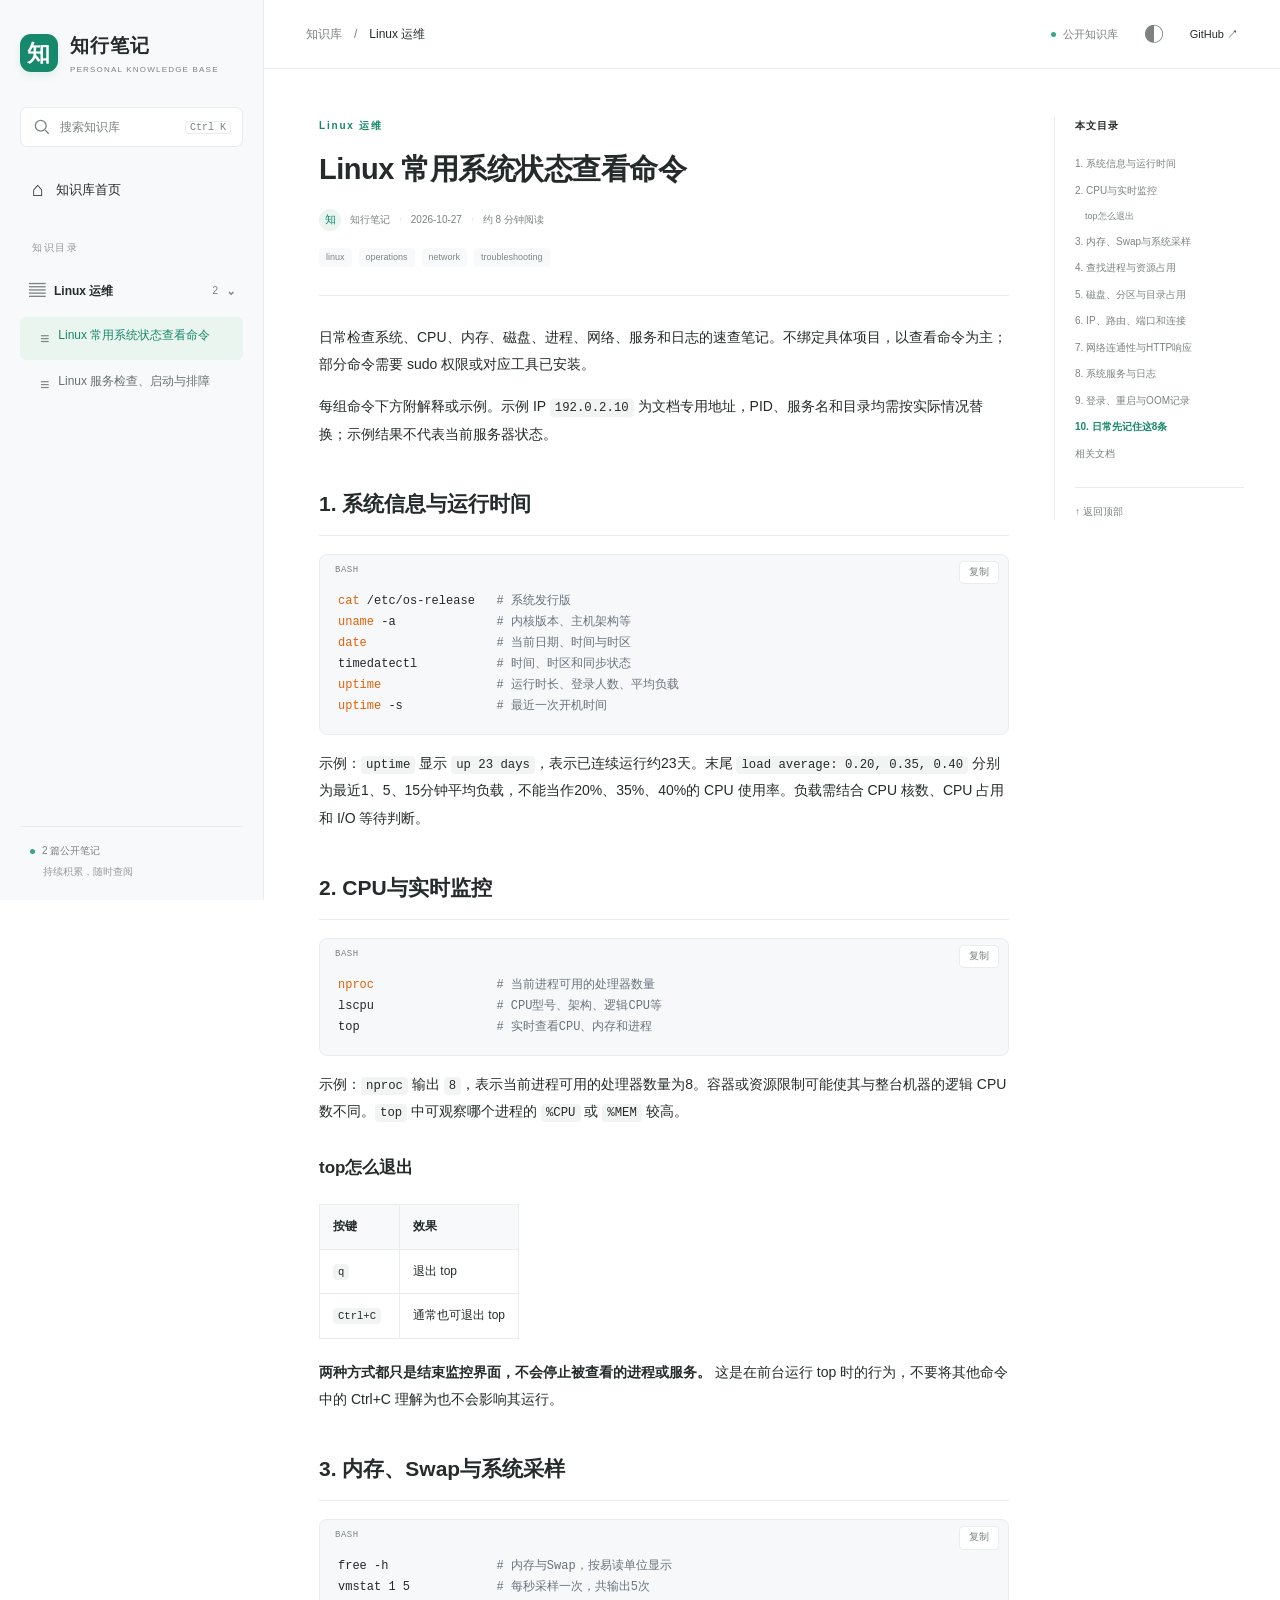
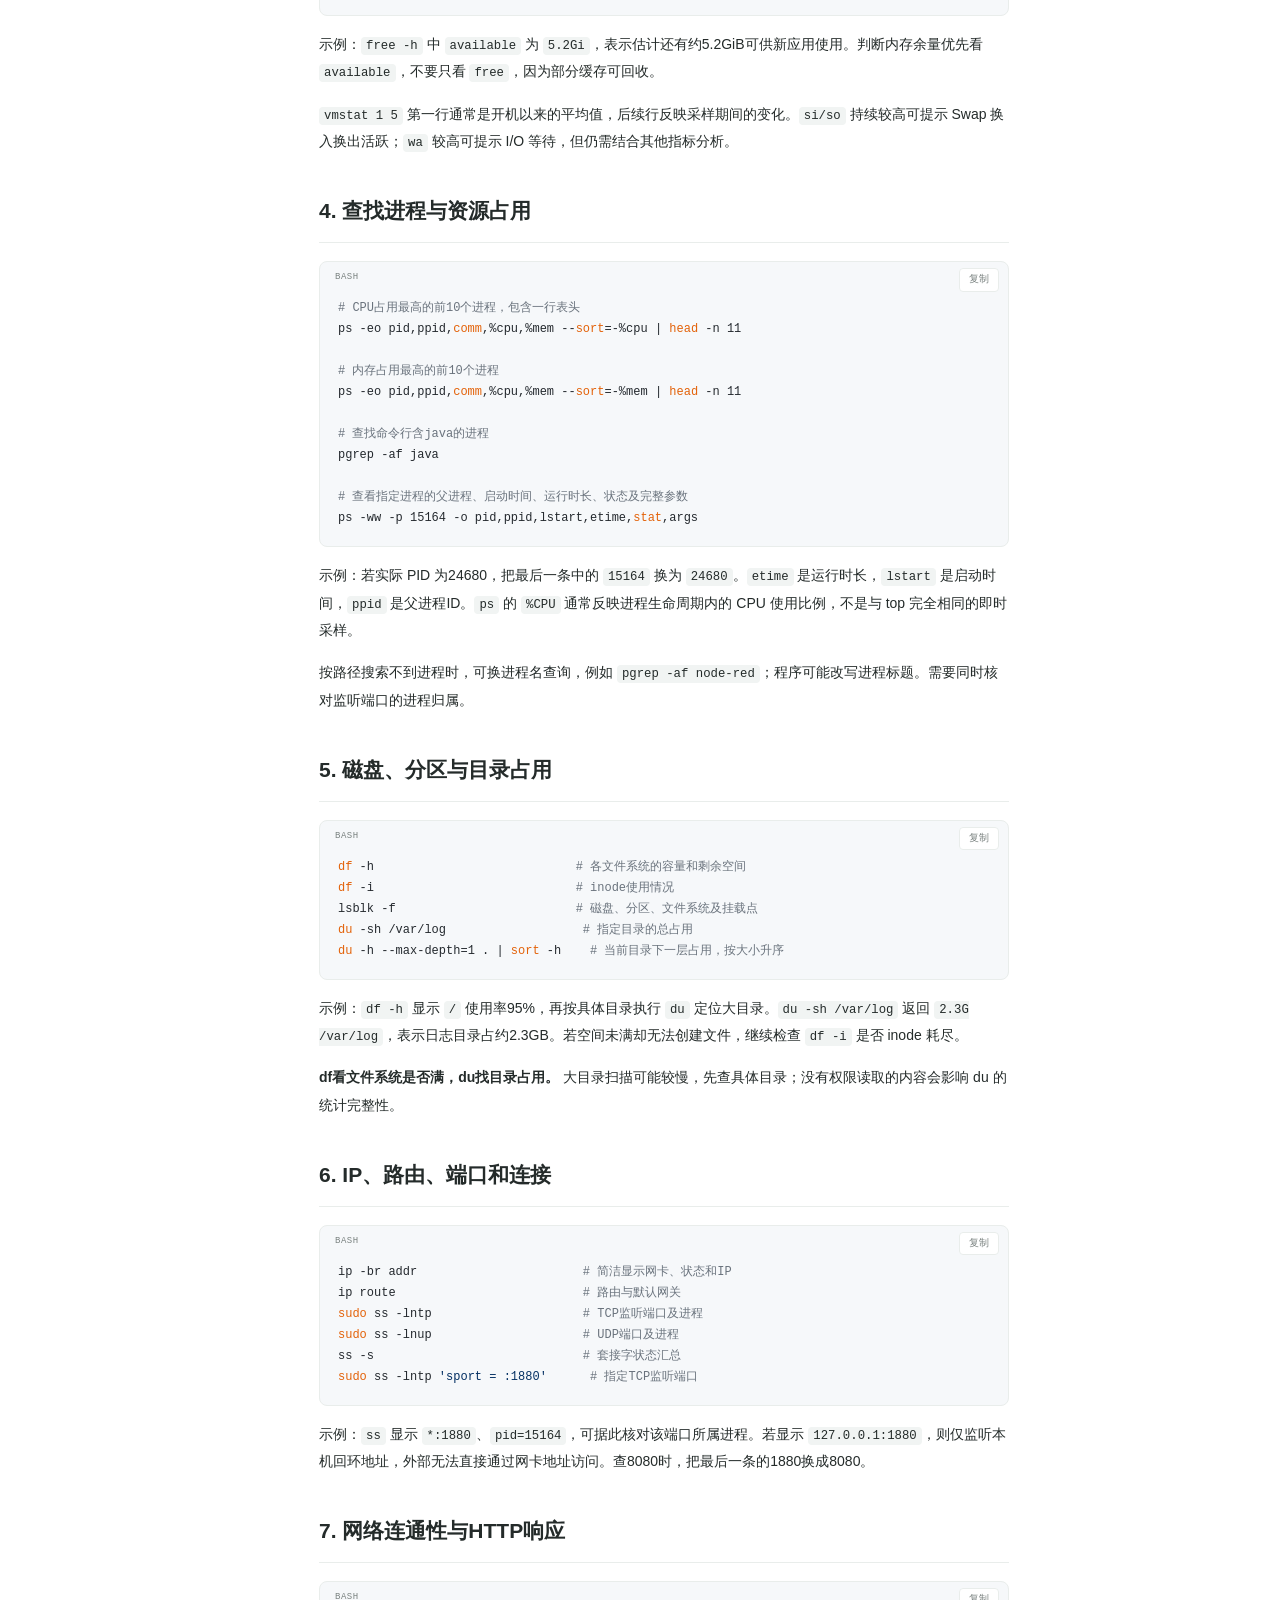
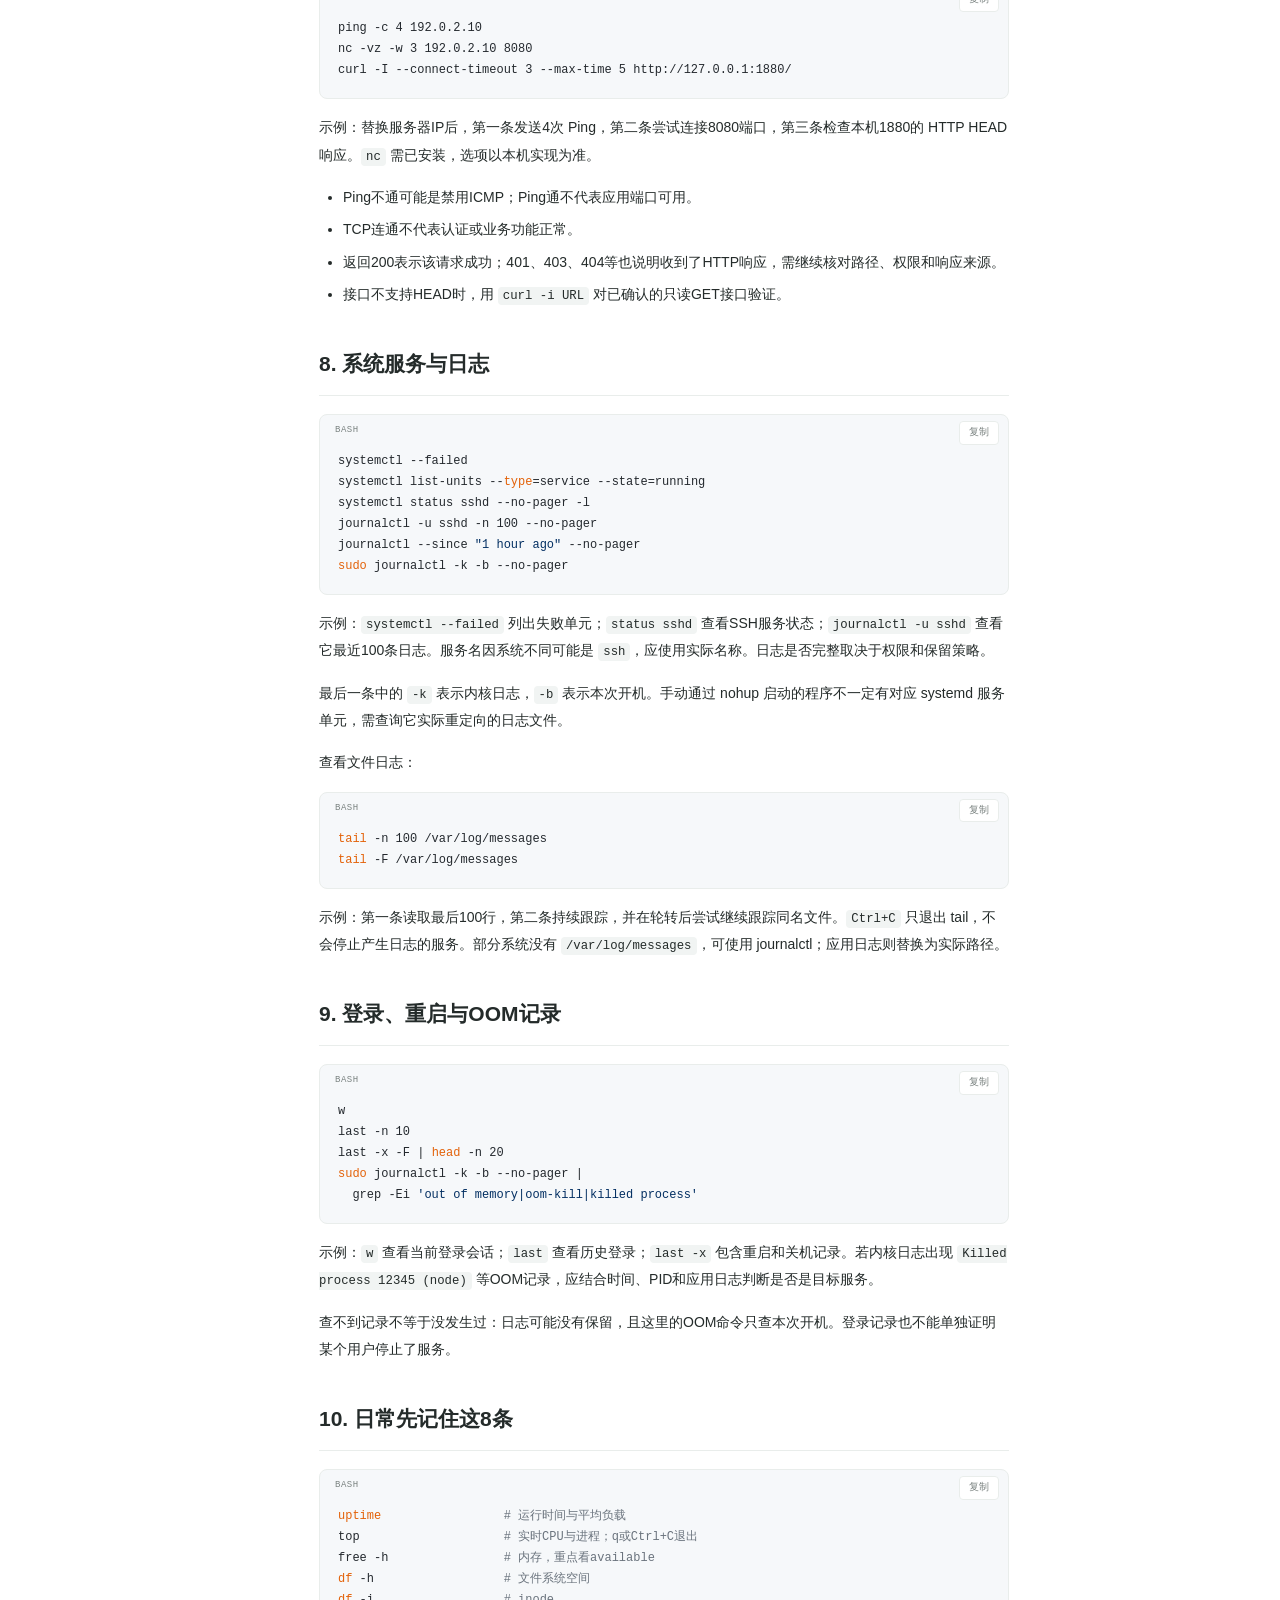
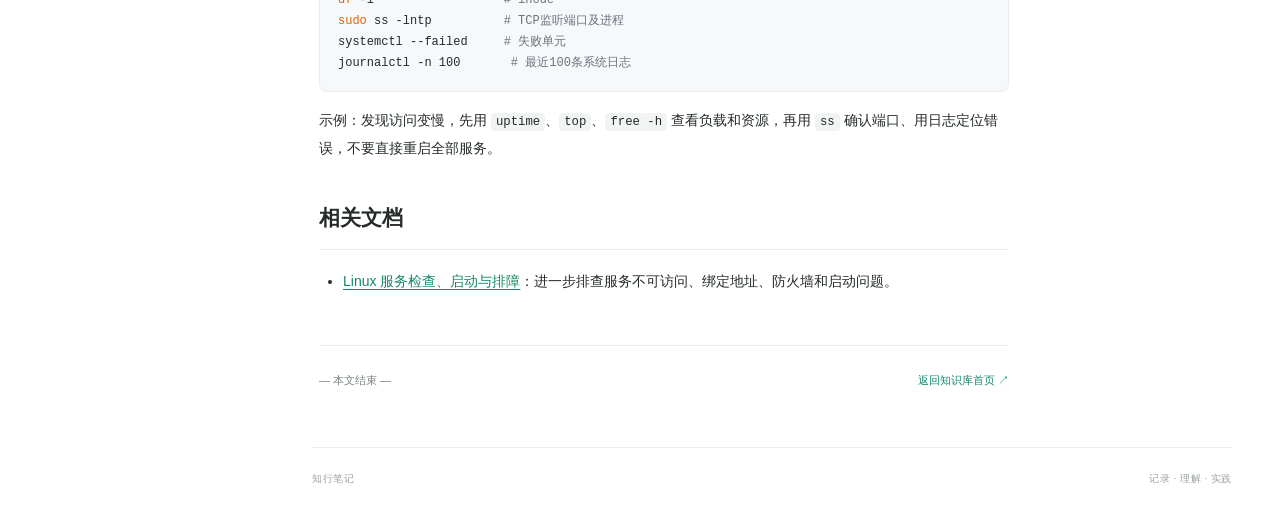
<file: articles/linux-system-status-commands.html>
<!doctype html>
<html lang="zh-CN"><head><meta charset="utf-8"><meta name="viewport" content="width=device-width, initial-scale=1"><meta name="description" content="日常检查系统、CPU、内存、磁盘、进程、网络、服务和日志的速查笔记。不绑定具体项目，以查看命令为主；部分命令需要 sudo 权限或对应工具已安装。 每组命令下方附解释或示例。示例 IP 192.0.2.10 为文档专用地址，PID、服务名和"><meta name="color-scheme" content="light dark"><title>Linux 常用系统状态查看命令 · 知行笔记</title><link rel="stylesheet" href="../assets/style.css"><script src="../assets/app.js" defer></script></head>
<body data-base="../"><a class="skip-link" href="#main">跳到正文</a>
<aside class="sidebar" id="sidebar"><a class="brand" href="../index.html"><span class="brand-mark">知</span><span>知行笔记<small>PERSONAL KNOWLEDGE BASE</small></span></a><button class="search-trigger" type="button"><svg viewBox="0 0 24 24" aria-hidden="true"><circle cx="10.5" cy="10.5" r="6.5"/><path d="m16 16 4 4"/></svg><span>搜索知识库</span><kbd>Ctrl K</kbd></button><nav aria-label="知识库目录"><a class="home-link" href="../index.html"><span>⌂</span>知识库首页</a><div class="nav-label">知识目录</div><details class="nav-group" open><summary><span class="folder-icon">▤</span>Linux 运维<span class="group-count">2</span></summary><a class="nav-link active" href="../articles/linux-system-status-commands.html" aria-current="page"><span class="doc-icon">≡</span><span>Linux 常用系统状态查看命令</span></a><a class="nav-link" href="../articles/linux-service-check-start-troubleshooting.html"><span class="doc-icon">≡</span><span>Linux 服务检查、启动与排障</span></a></details></nav><div class="sidebar-footer"><span class="status-dot"></span>2 篇公开笔记<span>持续积累，随时查阅</span></div></aside><button class="mobile-backdrop" aria-label="关闭导航" hidden></button>
<div class="workspace"><header class="topbar"><div class="breadcrumb"><button class="menu-toggle icon-button" aria-label="打开导航" aria-expanded="false">☰</button><a href="../index.html">知识库</a><span>/</span><span>Linux 运维</span></div><div class="top-actions"><span class="public-label"><span class="status-dot"></span>公开知识库</span><button class="theme-toggle icon-button" aria-label="切换深浅主题" title="切换深浅主题">◐</button><a class="github-link" href="https://github.com/alcq77/knowledge-base-public" target="_blank" rel="noopener noreferrer">GitHub ↗</a></div></header>
<div class="content-layout"><main id="main"><div class="article-head"><div class="eyebrow">Linux 运维</div><h1>Linux 常用系统状态查看命令</h1><div class="article-meta"><span class="author-avatar">知</span><span>知行笔记</span><span class="meta-dot">·</span><time>2026-10-27</time><span class="meta-dot">·</span><span>约 8 分钟阅读</span></div><div class="tag-row"><span class="tag">linux</span><span class="tag">operations</span><span class="tag">network</span><span class="tag">troubleshooting</span></div></div><article class="markdown-body"><p>日常检查系统、CPU、内存、磁盘、进程、网络、服务和日志的速查笔记。不绑定具体项目，以查看命令为主；部分命令需要 sudo 权限或对应工具已安装。</p>
<p>每组命令下方附解释或示例。示例 IP <code>192.0.2.10</code> 为文档专用地址，PID、服务名和目录均需按实际情况替换；示例结果不代表当前服务器状态。</p>
<h2 id="1-系统信息与运行时间">1. 系统信息与运行时间</h2>
<pre><code class="hljs language-bash"><span class="hljs-built_in">cat</span> /etc/os-release   <span class="hljs-comment"># 系统发行版</span>
<span class="hljs-built_in">uname</span> -a              <span class="hljs-comment"># 内核版本、主机架构等</span>
<span class="hljs-built_in">date</span>                  <span class="hljs-comment"># 当前日期、时间与时区</span>
timedatectl           <span class="hljs-comment"># 时间、时区和同步状态</span>
<span class="hljs-built_in">uptime</span>                <span class="hljs-comment"># 运行时长、登录人数、平均负载</span>
<span class="hljs-built_in">uptime</span> -s             <span class="hljs-comment"># 最近一次开机时间</span>
</code></pre>
<p>示例：<code>uptime</code> 显示 <code>up 23 days</code>，表示已连续运行约23天。末尾 <code>load average: 0.20, 0.35, 0.40</code> 分别为最近1、5、15分钟平均负载，不能当作20%、35%、40%的 CPU 使用率。负载需结合 CPU 核数、CPU 占用和 I/O 等待判断。</p>
<h2 id="2-cpu与实时监控">2. CPU与实时监控</h2>
<pre><code class="hljs language-bash"><span class="hljs-built_in">nproc</span>                 <span class="hljs-comment"># 当前进程可用的处理器数量</span>
lscpu                 <span class="hljs-comment"># CPU型号、架构、逻辑CPU等</span>
top                   <span class="hljs-comment"># 实时查看CPU、内存和进程</span>
</code></pre>
<p>示例：<code>nproc</code> 输出 <code>8</code>，表示当前进程可用的处理器数量为8。容器或资源限制可能使其与整台机器的逻辑 CPU 数不同。<code>top</code> 中可观察哪个进程的 <code>%CPU</code> 或 <code>%MEM</code> 较高。</p>
<h3 id="top怎么退出">top怎么退出</h3>
<table>
<thead>
<tr>
<th>按键</th>
<th>效果</th>
</tr>
</thead>
<tbody>
<tr>
<td><code>q</code></td>
<td>退出 top</td>
</tr>
<tr>
<td><code>Ctrl+C</code></td>
<td>通常也可退出 top</td>
</tr>
</tbody>
</table>
<p><strong>两种方式都只是结束监控界面，不会停止被查看的进程或服务。</strong> 这是在前台运行 top 时的行为，不要将其他命令中的 Ctrl+C 理解为也不会影响其运行。</p>
<h2 id="3-内存swap与系统采样">3. 内存、Swap与系统采样</h2>
<pre><code class="hljs language-bash">free -h               <span class="hljs-comment"># 内存与Swap，按易读单位显示</span>
vmstat 1 5            <span class="hljs-comment"># 每秒采样一次，共输出5次</span>
</code></pre>
<p>示例：<code>free -h</code> 中 <code>available</code> 为 <code>5.2Gi</code>，表示估计还有约5.2GiB可供新应用使用。判断内存余量优先看 <code>available</code>，不要只看 <code>free</code>，因为部分缓存可回收。</p>
<p><code>vmstat 1 5</code> 第一行通常是开机以来的平均值，后续行反映采样期间的变化。<code>si/so</code> 持续较高可提示 Swap 换入换出活跃；<code>wa</code> 较高可提示 I/O 等待，但仍需结合其他指标分析。</p>
<h2 id="4-查找进程与资源占用">4. 查找进程与资源占用</h2>
<pre><code class="hljs language-bash"><span class="hljs-comment"># CPU占用最高的前10个进程，包含一行表头</span>
ps -eo pid,ppid,<span class="hljs-built_in">comm</span>,%cpu,%mem --<span class="hljs-built_in">sort</span>=-%cpu | <span class="hljs-built_in">head</span> -n 11

<span class="hljs-comment"># 内存占用最高的前10个进程</span>
ps -eo pid,ppid,<span class="hljs-built_in">comm</span>,%cpu,%mem --<span class="hljs-built_in">sort</span>=-%mem | <span class="hljs-built_in">head</span> -n 11

<span class="hljs-comment"># 查找命令行含java的进程</span>
pgrep -af java

<span class="hljs-comment"># 查看指定进程的父进程、启动时间、运行时长、状态及完整参数</span>
ps -ww -p 15164 -o pid,ppid,lstart,etime,<span class="hljs-built_in">stat</span>,args
</code></pre>
<p>示例：若实际 PID 为24680，把最后一条中的 <code>15164</code> 换为 <code>24680</code>。<code>etime</code> 是运行时长，<code>lstart</code> 是启动时间，<code>ppid</code> 是父进程ID。<code>ps</code> 的 <code>%CPU</code> 通常反映进程生命周期内的 CPU 使用比例，不是与 top 完全相同的即时采样。</p>
<p>按路径搜索不到进程时，可换进程名查询，例如 <code>pgrep -af node-red</code>；程序可能改写进程标题。需要同时核对监听端口的进程归属。</p>
<h2 id="5-磁盘分区与目录占用">5. 磁盘、分区与目录占用</h2>
<pre><code class="hljs language-bash"><span class="hljs-built_in">df</span> -h                            <span class="hljs-comment"># 各文件系统的容量和剩余空间</span>
<span class="hljs-built_in">df</span> -i                            <span class="hljs-comment"># inode使用情况</span>
lsblk -f                         <span class="hljs-comment"># 磁盘、分区、文件系统及挂载点</span>
<span class="hljs-built_in">du</span> -sh /var/log                   <span class="hljs-comment"># 指定目录的总占用</span>
<span class="hljs-built_in">du</span> -h --max-depth=1 . | <span class="hljs-built_in">sort</span> -h    <span class="hljs-comment"># 当前目录下一层占用，按大小升序</span>
</code></pre>
<p>示例：<code>df -h</code> 显示 <code>/</code> 使用率95%，再按具体目录执行 <code>du</code> 定位大目录。<code>du -sh /var/log</code> 返回 <code>2.3G /var/log</code>，表示日志目录占约2.3GB。若空间未满却无法创建文件，继续检查 <code>df -i</code> 是否 inode 耗尽。</p>
<p><strong>df看文件系统是否满，du找目录占用。</strong> 大目录扫描可能较慢，先查具体目录；没有权限读取的内容会影响 du 的统计完整性。</p>
<h2 id="6-ip路由端口和连接">6. IP、路由、端口和连接</h2>
<pre><code class="hljs language-bash">ip -br addr                       <span class="hljs-comment"># 简洁显示网卡、状态和IP</span>
ip route                          <span class="hljs-comment"># 路由与默认网关</span>
<span class="hljs-built_in">sudo</span> ss -lntp                     <span class="hljs-comment"># TCP监听端口及进程</span>
<span class="hljs-built_in">sudo</span> ss -lnup                     <span class="hljs-comment"># UDP端口及进程</span>
ss -s                             <span class="hljs-comment"># 套接字状态汇总</span>
<span class="hljs-built_in">sudo</span> ss -lntp <span class="hljs-string">&#x27;sport = :1880&#x27;</span>      <span class="hljs-comment"># 指定TCP监听端口</span>
</code></pre>
<p>示例：<code>ss</code> 显示 <code>*:1880</code>、<code>pid=15164</code>，可据此核对该端口所属进程。若显示 <code>127.0.0.1:1880</code>，则仅监听本机回环地址，外部无法直接通过网卡地址访问。查8080时，把最后一条的1880换成8080。</p>
<h2 id="7-网络连通性与http响应">7. 网络连通性与HTTP响应</h2>
<pre><code class="hljs language-bash">ping -c 4 192.0.2.10
nc -vz -w 3 192.0.2.10 8080
curl -I --connect-timeout 3 --max-time 5 http://127.0.0.1:1880/
</code></pre>
<p>示例：替换服务器IP后，第一条发送4次 Ping，第二条尝试连接8080端口，第三条检查本机1880的 HTTP HEAD 响应。<code>nc</code> 需已安装，选项以本机实现为准。</p>
<ul>
<li>Ping不通可能是禁用ICMP；Ping通不代表应用端口可用。</li>
<li>TCP连通不代表认证或业务功能正常。</li>
<li>返回200表示该请求成功；401、403、404等也说明收到了HTTP响应，需继续核对路径、权限和响应来源。</li>
<li>接口不支持HEAD时，用 <code>curl -i URL</code> 对已确认的只读GET接口验证。</li>
</ul>
<h2 id="8-系统服务与日志">8. 系统服务与日志</h2>
<pre><code class="hljs language-bash">systemctl --failed
systemctl list-units --<span class="hljs-built_in">type</span>=service --state=running
systemctl status sshd --no-pager -l
journalctl -u sshd -n 100 --no-pager
journalctl --since <span class="hljs-string">&quot;1 hour ago&quot;</span> --no-pager
<span class="hljs-built_in">sudo</span> journalctl -k -b --no-pager
</code></pre>
<p>示例：<code>systemctl --failed</code> 列出失败单元；<code>status sshd</code> 查看SSH服务状态；<code>journalctl -u sshd</code> 查看它最近100条日志。服务名因系统不同可能是 <code>ssh</code>，应使用实际名称。日志是否完整取决于权限和保留策略。</p>
<p>最后一条中的 <code>-k</code> 表示内核日志，<code>-b</code> 表示本次开机。手动通过 nohup 启动的程序不一定有对应 systemd 服务单元，需查询它实际重定向的日志文件。</p>
<p>查看文件日志：</p>
<pre><code class="hljs language-bash"><span class="hljs-built_in">tail</span> -n 100 /var/log/messages
<span class="hljs-built_in">tail</span> -F /var/log/messages
</code></pre>
<p>示例：第一条读取最后100行，第二条持续跟踪，并在轮转后尝试继续跟踪同名文件。<code>Ctrl+C</code> 只退出 tail，不会停止产生日志的服务。部分系统没有 <code>/var/log/messages</code>，可使用 journalctl；应用日志则替换为实际路径。</p>
<h2 id="9-登录重启与oom记录">9. 登录、重启与OOM记录</h2>
<pre><code class="hljs language-bash">w
last -n 10
last -x -F | <span class="hljs-built_in">head</span> -n 20
<span class="hljs-built_in">sudo</span> journalctl -k -b --no-pager |
  grep -Ei <span class="hljs-string">&#x27;out of memory|oom-kill|killed process&#x27;</span>
</code></pre>
<p>示例：<code>w</code> 查看当前登录会话；<code>last</code> 查看历史登录；<code>last -x</code> 包含重启和关机记录。若内核日志出现 <code>Killed process 12345 (node)</code> 等OOM记录，应结合时间、PID和应用日志判断是否是目标服务。</p>
<p>查不到记录不等于没发生过：日志可能没有保留，且这里的OOM命令只查本次开机。登录记录也不能单独证明某个用户停止了服务。</p>
<h2 id="10-日常先记住这8条">10. 日常先记住这8条</h2>
<pre><code class="hljs language-bash"><span class="hljs-built_in">uptime</span>                 <span class="hljs-comment"># 运行时间与平均负载</span>
top                    <span class="hljs-comment"># 实时CPU与进程；q或Ctrl+C退出</span>
free -h                <span class="hljs-comment"># 内存，重点看available</span>
<span class="hljs-built_in">df</span> -h                  <span class="hljs-comment"># 文件系统空间</span>
<span class="hljs-built_in">df</span> -i                  <span class="hljs-comment"># inode</span>
<span class="hljs-built_in">sudo</span> ss -lntp          <span class="hljs-comment"># TCP监听端口及进程</span>
systemctl --failed     <span class="hljs-comment"># 失败单元</span>
journalctl -n 100       <span class="hljs-comment"># 最近100条系统日志</span>
</code></pre>
<p>示例：发现访问变慢，先用 <code>uptime</code>、<code>top</code>、<code>free -h</code> 查看负载和资源，再用 <code>ss</code> 确认端口、用日志定位错误，不要直接重启全部服务。</p>
<h2 id="相关文档">相关文档</h2>
<ul>
<li><a href="linux-service-check-start-troubleshooting.html">Linux 服务检查、启动与排障</a>：进一步排查服务不可访问、绑定地址、防火墙和启动问题。</li>
</ul>
</article><div class="article-end"><span>— 本文结束 —</span><a href="../index.html">返回知识库首页 ↗</a></div></main><aside class="toc" aria-label="本文目录"><div class="toc-label">本文目录</div><a class="toc-link level-2" href="#1-系统信息与运行时间">1. 系统信息与运行时间</a><a class="toc-link level-2" href="#2-cpu与实时监控">2. CPU与实时监控</a><a class="toc-link level-3" href="#top怎么退出">top怎么退出</a><a class="toc-link level-2" href="#3-内存swap与系统采样">3. 内存、Swap与系统采样</a><a class="toc-link level-2" href="#4-查找进程与资源占用">4. 查找进程与资源占用</a><a class="toc-link level-2" href="#5-磁盘分区与目录占用">5. 磁盘、分区与目录占用</a><a class="toc-link level-2" href="#6-ip路由端口和连接">6. IP、路由、端口和连接</a><a class="toc-link level-2" href="#7-网络连通性与http响应">7. 网络连通性与HTTP响应</a><a class="toc-link level-2" href="#8-系统服务与日志">8. 系统服务与日志</a><a class="toc-link level-2" href="#9-登录重启与oom记录">9. 登录、重启与OOM记录</a><a class="toc-link level-2" href="#10-日常先记住这8条">10. 日常先记住这8条</a><a class="toc-link level-2" href="#相关文档">相关文档</a><a class="back-top" href="#main">↑ 返回顶部</a></aside></div><footer class="page-footer">知行笔记<span>记录 · 理解 · 实践</span></footer></div>
<dialog id="search-dialog" aria-labelledby="search-title"><div class="search-header"><svg viewBox="0 0 24 24" aria-hidden="true"><circle cx="10.5" cy="10.5" r="6.5"/><path d="m16 16 4 4"/></svg><label id="search-title" class="sr-only" for="search-input">搜索公开文档</label><input id="search-input" type="search" placeholder="搜索标题、命令或正文…" autocomplete="off"><button class="close-search" aria-label="关闭搜索">Esc</button></div><div id="search-results" aria-live="polite"><p class="search-empty">输入关键词，查找笔记中的知识。</p></div><div class="search-footer">只搜索已公开的文档<span>Enter 打开首条结果 · Esc 关闭</span></div></dialog><div class="toast" role="status" aria-live="polite"></div></body></html>
</file>
<file: assets/style.css>
@import url('./highlight.css');
:root{--bg:#fff;--surface:#f8f9fa;--surface-2:#f1f4f3;--text:#242b2a;--muted:#7b8381;--line:#e9edeb;--green:#16886b;--green-soft:#eaf5ef;--sidebar:264px;--shadow:0 16px 60px #102c201f;color-scheme:light;font-family:Inter,-apple-system,BlinkMacSystemFont,"Segoe UI","Microsoft YaHei",sans-serif}
*{box-sizing:border-box}html{scroll-behavior:smooth;scroll-padding-top:90px}body{margin:0;background:var(--bg);color:var(--text);font-size:14px;line-height:1.7}a{color:inherit;text-decoration:none}button,input{font:inherit}button,a,input,summary{touch-action:manipulation}button{cursor:pointer}button:focus-visible,a:focus-visible,input:focus-visible,summary:focus-visible{outline:2px solid var(--green);outline-offset:3px}svg{width:20px;height:20px;fill:none;stroke:currentColor;stroke-width:1.6;flex-shrink:0}.sidebar{width:var(--sidebar);position:fixed;inset:0 auto 0 0;background:var(--surface);border-right:1px solid var(--line);display:flex;flex-direction:column;padding:30px 20px 20px;z-index:30}.brand{display:flex;gap:12px;align-items:center;font-weight:650;font-size:19px;letter-spacing:1px}.brand-mark{display:grid;place-items:center;width:38px;height:38px;background:var(--green);color:white;border-radius:11px;font-family:serif;font-size:23px;box-shadow:0 4px 8px #16886b18}.brand small{display:block;color:var(--muted);font-size:8px;letter-spacing:1.2px;font-weight:500;margin-top:1px}.search-trigger{display:flex;align-items:center;gap:8px;background:var(--bg);border:1px solid var(--line);border-radius:7px;padding:9px 11px;color:var(--muted);text-align:left}.sidebar>.search-trigger{margin:30px 0 22px;font-size:12px}.search-trigger kbd{font:10px monospace;margin-left:auto;border:1px solid var(--line);padding:0 4px;border-radius:3px;white-space:nowrap}nav{overflow:auto;flex:1}.home-link{display:flex;gap:12px;padding:10px 12px;border-radius:6px;font-size:13px}.home-link>span{font-size:20px;line-height:1}.active{background:var(--green-soft);color:var(--green)!important}.nav-label{font-size:10px;letter-spacing:1.5px;color:#929a97;margin:28px 12px 12px}.nav-group{margin-bottom:8px}.nav-group summary{list-style:none;display:flex;align-items:center;gap:9px;padding:9px 9px;font-weight:600;font-size:12px;cursor:pointer}.nav-group summary::-webkit-details-marker{display:none}.nav-group summary:after{content:'⌄';color:var(--muted);font-size:14px}.nav-group:not([open]) summary:after{content:'›'}.folder-icon{font-size:16px;color:var(--muted)}.group-count{margin-left:auto;color:var(--muted);font-size:10px;font-weight:400}.nav-link{display:flex;gap:9px;padding:9px 10px 9px 20px;border-radius:6px;font-size:12px;color:#68716e;line-height:1.6;margin:3px 0}.nav-link:hover,.home-link:hover{background:var(--surface-2)}.doc-icon{font-size:16px;color:var(--muted)}.sidebar-footer{margin-top:22px;padding:15px 10px 0;border-top:1px solid var(--line);font-size:10px;color:var(--muted)}.sidebar-footer>span:last-child{display:block;margin:4px 0 0 13px;font-size:10px;color:#969e9a}.status-dot{width:5px;height:5px;display:inline-block;background:#37a87e;border-radius:50%;margin-right:7px;vertical-align:middle}.workspace{margin-left:var(--sidebar);min-height:100vh}.topbar{height:69px;border-bottom:1px solid var(--line);padding:0 42px;display:flex;align-items:center;justify-content:space-between;position:sticky;top:0;background:var(--bg);z-index:20}.breadcrumb{display:flex;align-items:center;gap:12px;font-size:12px;color:var(--muted)}.breadcrumb>span:last-child{color:var(--text)}.breadcrumb>span:nth-child(2){color:#c6cdc9}.top-actions{display:flex;align-items:center;gap:20px;font-size:11px}.public-label{color:var(--muted)}.icon-button{background:none;border:0;color:var(--muted);font-size:20px;padding:3px 6px}.menu-toggle{display:none}.github-link{font-size:11px}.content-layout{display:grid;grid-template-columns:minmax(0,1fr) 190px;gap:45px;padding:48px 36px 32px 55px;max-width:1320px;margin:auto}main{min-width:0}.home-layout{display:block;padding:44px 48px;max-width:1240px}.eyebrow{font-size:10px;font-weight:600;letter-spacing:1.8px;color:var(--green)}.hero{position:relative;background:linear-gradient(112deg,#f1f7f3,#f8faf8);border:1px solid #e6eee7;border-radius:12px;padding:35px 38px 30px;overflow:hidden}.hero h1{font-size:36px;font-weight:600;letter-spacing:-.9px;line-height:1.55;margin:17px 0 12px;position:relative;z-index:1}.hero h1 span{color:var(--green)}.hero p{font-size:12px;color:#7d8981;line-height:1.9;position:relative;z-index:1}.hero-stats{display:flex;gap:37px;margin-top:28px;position:relative;z-index:1}.hero-stats>div{display:flex;align-items:baseline;gap:9px}.hero-stats strong{font-size:22px;font-weight:500;font-variant-numeric:tabular-nums}.hero-stats span{font-size:10px;color:#8a958d}.hero-decoration{position:absolute;right:36px;top:45px;width:220px;height:210px;transform:rotate(-8deg);color:#80a78e}.decor-grid{position:absolute;inset:-40px;background-image:linear-gradient(#bfd0c326 1px,transparent 1px),linear-gradient(90deg,#bfd0c326 1px,transparent 1px);background-size:20px 20px;mask-image:radial-gradient(ellipse,black,transparent 70%)}.decor-book{position:absolute;left:25px;top:25px;border:1px solid #c4d8c9;background:#e5f0e6;box-shadow:12px 10px 0 #d8e7db,13px 11px 0 #c2d4c6,22px 20px 0 #edf4ee;display:grid;place-items:center;width:125px;height:145px;border-radius:8px;font-family:serif;font-size:68px;color:#7ca78d;font-weight:300}.decor-label{position:absolute;bottom:0;left:10px;font-size:7px;letter-spacing:2px}.documents-section{margin-top:39px}.section-heading{display:flex;align-items:end;justify-content:space-between;gap:15px}.section-heading .eyebrow{font-size:8px;color:var(--muted)}.section-heading h2{font-size:21px;font-weight:600;margin:5px 0 0;letter-spacing:.2px}.section-note{font-size:10px;color:#969e9a;padding-bottom:3px}.category-bar{display:flex;gap:10px;flex-wrap:wrap;margin:22px 0}.category-filter{display:flex;align-items:center;gap:8px;border:1px solid var(--line);border-radius:6px;background:var(--bg);padding:6px 13px;font-size:11px;color:var(--muted)}.category-filter>span:last-child{font-size:9px;opacity:.65}.category-filter.selected{background:var(--green-soft);border-color:#d2e8dc;color:var(--green)}.document-grid{display:grid;grid-template-columns:repeat(2,minmax(0,1fr));gap:18px}.document-card{border:1px solid var(--line);border-radius:10px;padding:24px;transition:transform .15s,border-color .15s,box-shadow .15s}.document-card:hover{transform:translateY(-3px);border-color:#a4ccba;box-shadow:0 9px 22px #234c3610}.card-top{display:flex;align-items:center;gap:12px}.card-icon{background:var(--surface-2);border-radius:8px;width:37px;height:37px;display:grid;place-items:center;color:var(--green);font:17px monospace}.category-pill{font-size:9px;color:var(--muted)}.card-arrow{margin-left:auto;color:#adb6b1;font-size:17px}.document-card h3{font-size:16px;font-weight:600;margin:20px 0 8px;line-height:1.65}.document-card p{color:var(--muted);font-size:11px;line-height:1.9;display:-webkit-box;-webkit-line-clamp:2;-webkit-box-orient:vertical;overflow:hidden;min-height:42px;margin:0}.card-footer{border-top:1px solid var(--line);margin-top:22px;padding-top:13px;display:flex;justify-content:space-between;color:#929b96;font-size:10px}.reading-note{margin-top:30px;background:var(--surface);border:1px solid var(--line);border-radius:9px;padding:20px 24px;display:flex;align-items:center;gap:17px}.reading-note-icon{font-size:29px;color:#89a895}.reading-note h3{font-size:12px;font-weight:500;margin:0}.reading-note p{font-size:10px;color:var(--muted);margin:3px 0 0}.reading-note .search-trigger{margin-left:auto;font-size:10px;padding:6px 10px;white-space:nowrap}.page-footer{display:flex;justify-content:space-between;margin:0 48px;border-top:1px solid var(--line);padding:22px 0 30px;font-size:10px;color:#9aa39d;letter-spacing:.5px}.article-head{padding-bottom:28px;border-bottom:1px solid var(--line);margin-bottom:28px}.article-head h1{font-size:29px;line-height:1.5;letter-spacing:-.5px;margin:14px 0 17px;font-weight:600}.article-meta{display:flex;align-items:center;gap:9px;color:var(--muted);font-size:10px;flex-wrap:wrap}.author-avatar{display:grid;place-items:center;background:var(--green-soft);color:var(--green);width:22px;height:22px;border-radius:50%;font-size:11px}.meta-dot{color:#c6cdc9}.tag-row{display:flex;gap:7px;flex-wrap:wrap;margin-top:17px}.tag{font-size:9px;color:#7d8982;background:var(--surface);border-radius:4px;padding:2px 7px}.markdown-body{font-size:14px;line-height:1.95;overflow-wrap:anywhere}.markdown-body h2{font-size:21px;margin:36px 0 18px;font-weight:600;padding-bottom:10px;border-bottom:1px solid var(--line)}.markdown-body h3{font-size:17px;margin:26px 0 12px}.markdown-body a{color:var(--green);text-decoration:underline;text-underline-offset:3px}.markdown-body p{margin:15px 0}.markdown-body li{margin:5px 0}.markdown-body ul,.markdown-body ol{padding-left:24px}.markdown-body blockquote{border-left:3px solid var(--green);margin:20px 0;padding:1px 20px;background:var(--surface);color:var(--muted)}.markdown-body code{font-family:Consolas,"SFMono-Regular",monospace;font-size:.88em;background:var(--surface-2);border-radius:4px;padding:2px 5px}.markdown-body pre{position:relative;background:#f6f8fa;border:1px solid var(--line);border-radius:8px;padding:36px 18px 17px;overflow:auto;line-height:1.75;font-size:12px}.markdown-body pre code{padding:0;background:none;display:block;font-size:12px}.code-label{position:absolute;top:8px;left:15px;font-size:9px;color:var(--muted);text-transform:uppercase;letter-spacing:.5px}.copy-code{position:absolute;right:9px;top:6px;border:1px solid var(--line);background:var(--bg);color:var(--muted);font-size:10px;border-radius:4px;padding:2px 9px}.markdown-body table{display:block;overflow:auto;border-collapse:collapse;font-size:12px;width:100%;margin:20px 0}.markdown-body th,.markdown-body td{border:1px solid var(--line);padding:10px 13px;text-align:left;min-width:80px}.markdown-body th{background:var(--surface);font-weight:600}.markdown-body img{max-width:100%;height:auto}.markdown-body hr{border:0;border-top:1px solid var(--line);margin:30px 0}.article-end{margin-top:50px;padding:25px 0;border-top:1px solid var(--line);display:flex;justify-content:space-between;font-size:11px;color:var(--muted)}.article-end a{color:var(--green)}.toc{position:sticky;top:100px;align-self:start;max-height:calc(100vh - 130px);overflow:auto;border-left:1px solid var(--line);padding-left:20px}.toc-label{font-size:10px;font-weight:600;margin-bottom:17px;letter-spacing:1px}.toc-link{display:block;font-size:10px;color:var(--muted);line-height:1.65;padding:5px 0}.toc-link.level-3{padding-left:10px;font-size:9px}.toc-link.current{color:var(--green);font-weight:600}.back-top{display:block;border-top:1px solid var(--line);padding-top:15px;margin-top:20px;font-size:10px;color:var(--muted)}dialog{border:1px solid var(--line);border-radius:12px;background:var(--bg);color:var(--text);padding:0;width:min(640px,calc(100vw - 30px));max-height:80vh;margin:12vh auto 0;box-shadow:var(--shadow)}dialog::backdrop{background:#18251e66;backdrop-filter:blur(3px)}.search-header{display:flex;align-items:center;gap:12px;padding:18px;border-bottom:1px solid var(--line);color:var(--muted)}.search-header input{width:100%;background:transparent;color:var(--text);border:none;outline:none;font-size:15px}.close-search{font-size:10px;border:1px solid var(--line);border-radius:4px;background:var(--surface);color:var(--muted);padding:2px 7px}.search-empty{padding:32px 25px;text-align:center;font-size:12px;color:var(--muted)}#search-results{max-height:50vh;overflow:auto}.search-result{display:block;padding:16px 22px;border-bottom:1px solid var(--line)}.search-result:hover{background:var(--surface)}.search-result strong{display:block;font-size:13px}.search-result small{color:var(--green);font-size:10px}.search-result p{font-size:11px;color:var(--muted);margin:5px 0 0}.search-result mark{background:#e2f1aa;color:#245f42}.search-footer{padding:10px 18px;display:flex;justify-content:space-between;gap:10px;font-size:9px;color:var(--muted)}.toast{position:fixed;bottom:25px;left:50%;transform:translateX(-50%);background:var(--text);color:var(--bg);padding:8px 20px;border-radius:6px;opacity:0;pointer-events:none;transition:opacity .2s;z-index:100;font-size:12px}.toast.visible{opacity:1}.sr-only{position:absolute;width:1px;height:1px;overflow:hidden;clip:rect(0,0,0,0)}.skip-link{position:fixed;top:-70px;left:20px;z-index:150;padding:12px;background:var(--bg);color:var(--green)}.skip-link:focus{top:10px}[hidden]{display:none!important}.mobile-backdrop{position:fixed;inset:0;background:#10221866;border:0;z-index:25}
[data-theme=dark]{--bg:#171d1b;--surface:#1d2521;--surface-2:#28322c;--text:#d9e4dd;--muted:#96a69c;--line:#303c34;--green:#6ac69c;--green-soft:#223b2f;color-scheme:dark}[data-theme=dark] .hero{background:linear-gradient(112deg,#21372a,#1e2b23);border-color:#334a39}[data-theme=dark] .hero p{color:#a5b7aa}[data-theme=dark] .hero-decoration{opacity:.35}[data-theme=dark] .markdown-body pre,[data-theme=dark] .hljs{background:#1d2521;color:#d9e4dd}[data-theme=dark] .hljs-keyword,[data-theme=dark] .hljs-selector-tag{color:#d59ac9}[data-theme=dark] .hljs-string{color:#a2c9a9}[data-theme=dark] .hljs-number{color:#a5c4e5}[data-theme=dark] .document-card:hover{border-color:#648c71}
@media(min-width:1500px){:root{--sidebar:280px}.home-layout{padding-top:58px}.hero{padding:45px}.hero h1{font-size:43px}.hero-decoration{right:70px;top:60px}}
@media(max-width:1150px){.content-layout{grid-template-columns:minmax(0,1fr);padding:35px}.toc{display:none}.hero-decoration{right:-25px;opacity:.6}.hero h1{font-size:31px}.hero-stats{gap:20px}.hero-stats>div{gap:5px}.home-layout{padding:30px}.topbar{padding:0 30px}.reading-note .search-trigger{display:none}}
@media(max-width:800px){:root{--sidebar:250px}.sidebar{transform:translateX(-100%);transition:transform .2s}.sidebar.is-open{transform:translateX(0)}.workspace{margin-left:0}.menu-toggle{display:inline-block}.topbar{height:60px;padding:0 18px}.top-actions{gap:12px}.public-label{display:none}.home-layout,.content-layout{padding:25px 20px}.hero{padding:28px 24px}.hero h1{font-size:30px}.hero-decoration{right:0;transform:scale(.8) rotate(-8deg);transform-origin:right center;opacity:.35}.hero-stats{gap:24px}.hero-stats>div{display:block}.hero-stats span{display:block}.hero-stats strong{font-size:22px}.section-note{display:none}.document-card{padding:20px}.document-card h3{font-size:15px}.page-footer{margin:0 20px}.article-head h1{font-size:26px}.search-footer span{display:none}.markdown-body{font-size:14px}}
@media(max-width:520px){.document-grid{grid-template-columns:1fr}.hero-decoration{display:none}.hero h1{font-size:28px}.hero-stats{justify-content:space-between;gap:10px}.hero p{font-size:11px}.hero-stats span{font-size:9px}.reading-note{padding:18px}.reading-note-icon{font-size:22px}.article-meta{font-size:9px}.breadcrumb{gap:8px}.github-link{font-size:10px}.article-end{gap:15px}.markdown-body th,.markdown-body td{padding:8px}.search-header input{font-size:14px}.document-card p{min-height:auto}}
@media(prefers-reduced-motion:reduce){html{scroll-behavior:auto}*{transition:none!important}}
.attachment-viewer{margin:32px 0;border:1px solid var(--line);border-radius:10px;overflow:hidden;--preview-zoom:1}.preview-title{display:flex;align-items:center;gap:10px;padding:16px 18px;background:var(--surface)}.markdown-body .preview-title h2{font-size:15px;margin:0;padding:0;border:0}.file-type{font-size:9px;color:var(--muted);border:1px solid var(--line);border-radius:4px;padding:1px 5px}.reading-only,.download-original{margin-left:auto;font-size:11px}.reading-only{color:var(--muted)}.preview-toolbar{display:flex;align-items:center;gap:9px;padding:11px 14px;border-block:1px solid var(--line);background:var(--bg);flex-wrap:wrap}.preview-toolbar button,.preview-toolbar select{background:var(--bg);border:1px solid var(--line);color:var(--text);border-radius:5px;padding:4px 9px;font-size:11px}.preview-toolbar button:disabled{opacity:.3;cursor:default}.preview-toolbar select{max-width:200px}.preview-total{font-size:10px;color:var(--muted)}.preview-zoom{margin-left:auto;display:flex;align-items:center;gap:9px;font-size:10px;color:var(--muted)}.preview-content{background:var(--surface);padding:15px}.preview-panel{scroll-margin-top:90px}.page-canvas{overflow:auto;max-height:80vh}.markdown-body .page-canvas img{display:block;width:calc(100% * var(--preview-zoom));max-width:none;height:auto;margin:0 auto;background:white;border:1px solid #dfe4e1}.preview-note{font-size:10px!important;color:var(--muted);line-height:1.8!important;padding:0 4px}.sheet-scroll{max-height:70vh;overflow:auto;background:var(--bg);border:1px solid var(--line)}.markdown-body .sheet-table{display:table;width:max-content;min-width:100%;margin:0;border-collapse:separate;border-spacing:0;font-size:11px}.sheet-table thead th{position:sticky;top:0;z-index:2}.markdown-body .sheet-table th,.markdown-body .sheet-table td{min-width:80px;max-width:360px;border:0;border-right:1px solid var(--line);border-bottom:1px solid var(--line);padding:7px 10px;white-space:pre-wrap}.markdown-body .sheet-table th{background:var(--surface-2)}.markdown-body .sheet-table th:first-child{min-width:45px;color:var(--muted)}
</file>
